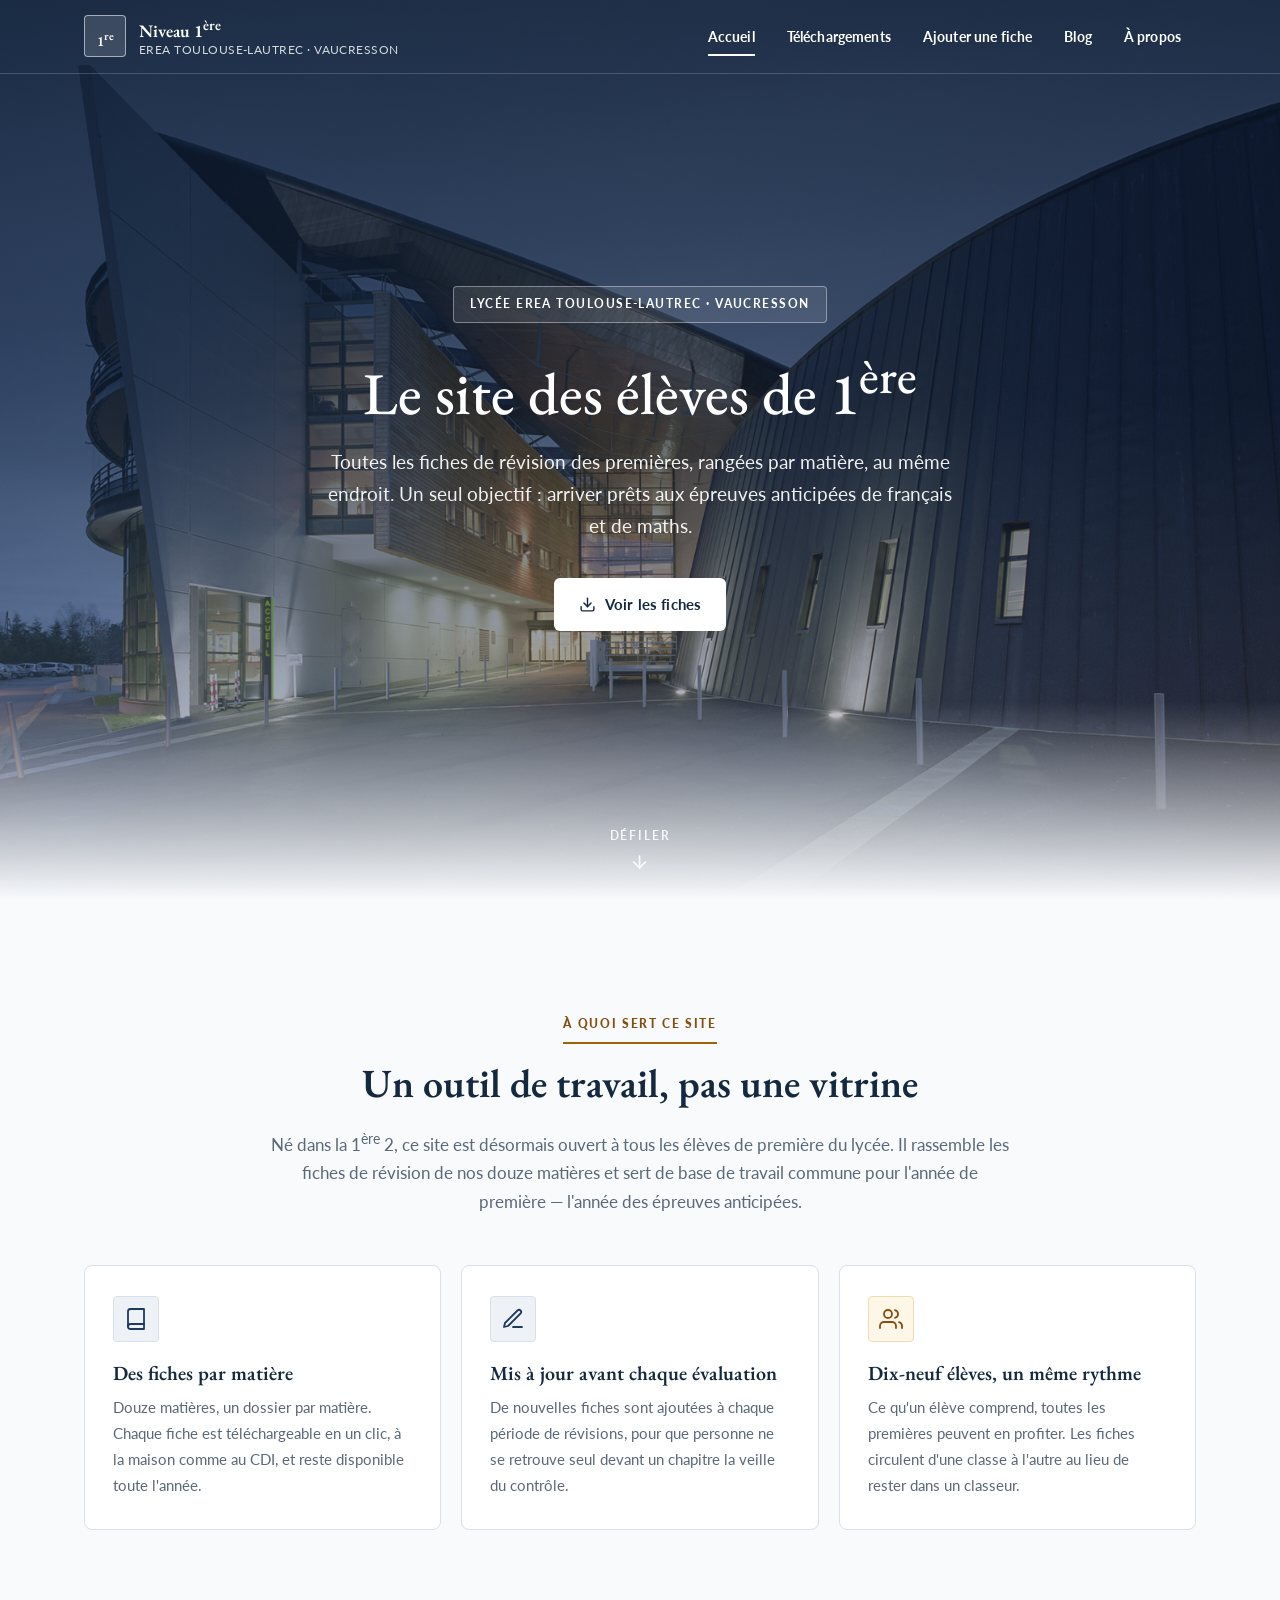
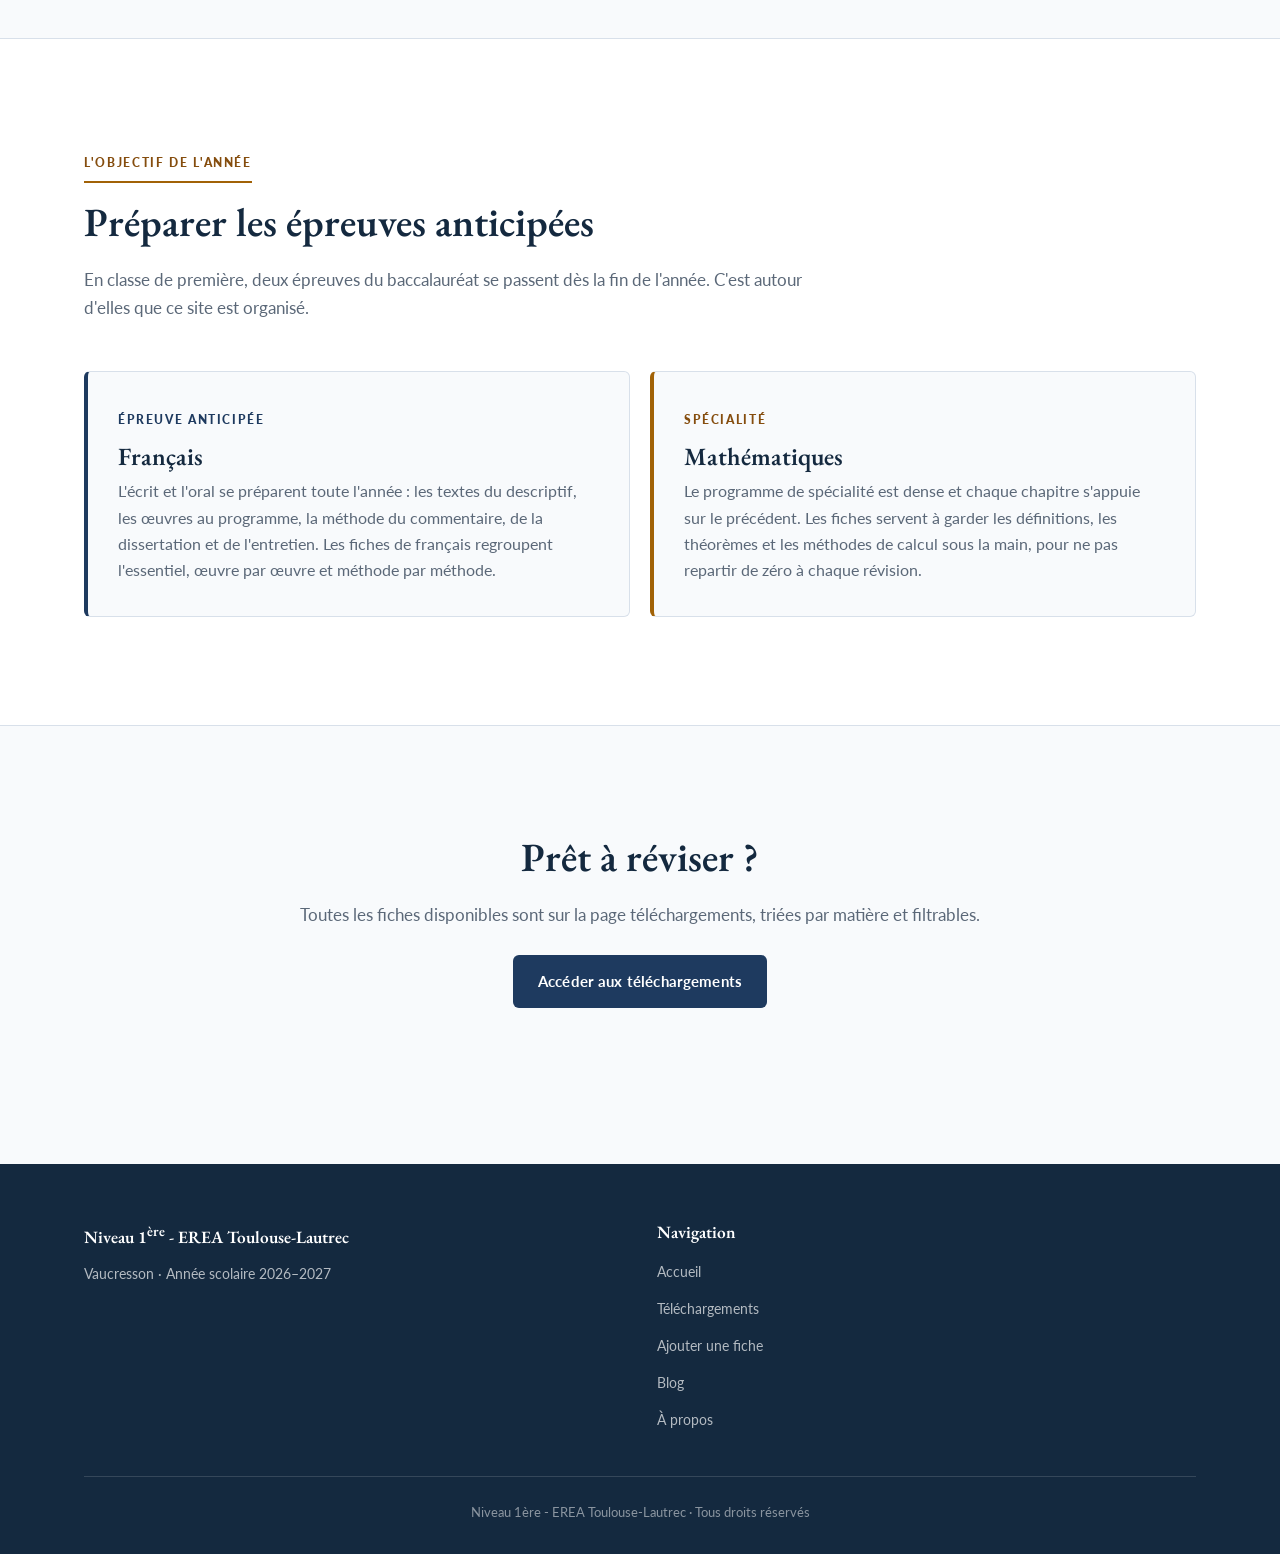
<file: index.html>
<!DOCTYPE html>
<html lang="fr">
<head>
<meta charset="utf-8">
<meta name="viewport" content="width=device-width, initial-scale=1">
<title>Niveau 1ère - EREA Toulouse-Lautrec</title>
<meta name="description" content="Le site des élèves de 1ère du lycée EREA Toulouse-Lautrec à Vaucresson : fiches de révision dans les douze matières, blog de l'année et préparation aux épreuves anticipées de français et de maths.">
<link rel="icon" href="favicon.ico?v=2" sizes="any">
<link rel="icon" type="image/png" sizes="16x16" href="images/favicon-16.png?v=2">
<link rel="icon" type="image/png" sizes="32x32" href="images/favicon-32.png?v=2">
<link rel="icon" type="image/png" sizes="48x48" href="images/favicon-48.png?v=2">
<link rel="apple-touch-icon" sizes="180x180" href="images/apple-touch-icon.png?v=2">
<script>document.documentElement.className+=" js";</script>
<link rel="stylesheet" href="css/style.css">
</head>
<body>
<a class="skip-link" href="#main">Aller au contenu principal</a>

<header class="site-header site-header--over-capable site-header--over">
  <div class="header-inner">
    <a class="brand" href="index.html">
      <span class="brand-mark" aria-hidden="true">1<sup>re</sup></span>
      <span class="brand-name">Niveau 1<sup>ère</sup><small>EREA Toulouse-Lautrec · Vaucresson</small></span>
    </a>
    <button class="nav-toggle" type="button" aria-expanded="false" aria-controls="nav" aria-label="Ouvrir le menu">
      <svg width="22" height="22" viewBox="0 0 24 24" fill="none" stroke="currentColor" stroke-width="2" stroke-linecap="round" aria-hidden="true"><path d="M3 6h18M3 12h18M3 18h18"/></svg>
    </button>
    <nav class="nav" id="nav" data-open="false" aria-label="Navigation principale">
      <ul>
        <li><a href="index.html" aria-current="page">Accueil</a></li>
        <li><a href="telechargements.html">Téléchargements</a></li>
        <li><a href="upload.html">Ajouter une fiche</a></li>
        <li><a href="blog.html">Blog</a></li>
        <li><a href="a-propos.html">À propos</a></li>
      </ul>
    </nav>
  </div>
</header>

<main id="main">

  <!-- ============ HERO ============ -->
  <section class="hero">
    <div class="hero-media">
      <img src="images/lycee.jpg" alt="Le lycée EREA Toulouse-Lautrec à Vaucresson">
    </div>
    <div class="hero-inner">
      <span class="eyebrow">Lycée EREA Toulouse-Lautrec · Vaucresson</span>
      <h1>Le site des élèves de 1<sup>ère</sup></h1>
      <p class="lead">Toutes les fiches de révision des premières, rangées par matière, au même endroit. Un seul objectif : arriver prêts aux épreuves anticipées de français et de maths.</p>
      <div class="hero-actions">
        <a class="btn btn--primary" href="telechargements.html">
          <svg width="17" height="17" viewBox="0 0 24 24" fill="none" stroke="currentColor" stroke-width="2" stroke-linecap="round" stroke-linejoin="round" aria-hidden="true"><path d="M21 15v4a2 2 0 0 1-2 2H5a2 2 0 0 1-2-2v-4"/><path d="M7 10l5 5 5-5"/><path d="M12 15V3"/></svg>
          Voir les fiches
        </a>
      </div>
    </div>
    <div class="scroll-cue" aria-hidden="true">
      <span>Défiler</span>
      <svg width="20" height="20" viewBox="0 0 24 24" fill="none" stroke="currentColor" stroke-width="2" stroke-linecap="round" stroke-linejoin="round"><path d="M12 5v14"/><path d="M19 12l-7 7-7-7"/></svg>
    </div>
  </section>

  <!-- ============ À QUOI SERT CE SITE ============ -->
  <section class="section">
    <div class="container">
      <div class="section-head section-head--center reveal">
        <span class="eyebrow-dark">À quoi sert ce site</span>
        <h2>Un outil de travail, pas une vitrine</h2>
        <p>Né dans la 1<sup>ère</sup> 2, ce site est désormais ouvert à tous les élèves de première du lycée. Il rassemble les fiches de révision de nos douze matières et sert de base de travail commune pour l'année de première — l'année des épreuves anticipées.</p>
      </div>

      <div class="grid grid--3">
        <article class="card card--hover reveal">
          <span class="icon-badge" aria-hidden="true">
            <svg width="24" height="24" viewBox="0 0 24 24" fill="none" stroke="currentColor" stroke-width="1.8" stroke-linecap="round" stroke-linejoin="round"><path d="M4 19.5A2.5 2.5 0 0 1 6.5 17H20"/><path d="M6.5 2H20v20H6.5A2.5 2.5 0 0 1 4 19.5v-15A2.5 2.5 0 0 1 6.5 2z"/></svg>
          </span>
          <h3>Des fiches par matière</h3>
          <p>Douze matières, un dossier par matière. Chaque fiche est téléchargeable en un clic, à la maison comme au CDI, et reste disponible toute l'année.</p>
        </article>

        <article class="card card--hover reveal">
          <span class="icon-badge" aria-hidden="true">
            <svg width="24" height="24" viewBox="0 0 24 24" fill="none" stroke="currentColor" stroke-width="1.8" stroke-linecap="round" stroke-linejoin="round"><path d="M12 20h9"/><path d="M16.5 3.5a2.12 2.12 0 0 1 3 3L7 19l-4 1 1-4z"/></svg>
          </span>
          <h3>Mis à jour avant chaque évaluation</h3>
          <p>De nouvelles fiches sont ajoutées à chaque période de révisions, pour que personne ne se retrouve seul devant un chapitre la veille du contrôle.</p>
        </article>

        <article class="card card--hover reveal">
          <span class="icon-badge icon-badge--accent" aria-hidden="true">
            <svg width="24" height="24" viewBox="0 0 24 24" fill="none" stroke="currentColor" stroke-width="1.8" stroke-linecap="round" stroke-linejoin="round"><path d="M17 21v-2a4 4 0 0 0-4-4H5a4 4 0 0 0-4 4v2"/><circle cx="9" cy="7" r="4"/><path d="M23 21v-2a4 4 0 0 0-3-3.87"/><path d="M16 3.13a4 4 0 0 1 0 7.75"/></svg>
          </span>
          <h3>Dix-neuf élèves, un même rythme</h3>
          <p>Ce qu'un élève comprend, toutes les premières peuvent en profiter. Les fiches circulent d'une classe à l'autre au lieu de rester dans un classeur.</p>
        </article>
      </div>
    </div>
  </section>

  <!-- ============ LES ÉPREUVES ANTICIPÉES ============ -->
  <section class="section section--muted">
    <div class="container">
      <div class="section-head reveal">
        <span class="eyebrow-dark">L'objectif de l'année</span>
        <h2>Préparer les épreuves anticipées</h2>
        <p>En classe de première, deux épreuves du baccalauréat se passent dès la fin de l'année. C'est autour d'elles que ce site est organisé.</p>
      </div>

      <div class="bc-strip">
        <article class="bc-card bc-card--fr reveal">
          <span class="bc-tag">Épreuve anticipée</span>
          <h3>Français</h3>
          <p>L'écrit et l'oral se préparent toute l'année : les textes du descriptif, les œuvres au programme, la méthode du commentaire, de la dissertation et de l'entretien. Les fiches de français regroupent l'essentiel, œuvre par œuvre et méthode par méthode.</p>
        </article>

        <article class="bc-card bc-card--maths reveal">
          <span class="bc-tag">Spécialité</span>
          <h3>Mathématiques</h3>
          <p>Le programme de spécialité est dense et chaque chapitre s'appuie sur le précédent. Les fiches servent à garder les définitions, les théorèmes et les méthodes de calcul sous la main, pour ne pas repartir de zéro à chaque révision.</p>
        </article>
      </div>
    </div>
  </section>

  <!-- ============ CTA ============ -->
  <section class="section">
    <div class="container">
      <div class="section-head section-head--center reveal">
        <h2>Prêt à réviser ?</h2>
        <p>Toutes les fiches disponibles sont sur la page téléchargements, triées par matière et filtrables.</p>
        <div class="hero-actions" style="margin-top:26px">
          <a class="btn btn--primary" href="telechargements.html">Accéder aux téléchargements</a>
        </div>
      </div>
    </div>
  </section>

</main>

<footer class="site-footer">
  <div class="container">
    <div class="footer-top">
      <div>
        <h4>Niveau 1<sup>ère</sup> - EREA Toulouse-Lautrec</h4>
        <p>Vaucresson · Année scolaire <span data-year>2026–2027</span></p>
      </div>
      <div>
        <h4>Navigation</h4>
        <ul>
          <li><a href="index.html">Accueil</a></li>
          <li><a href="telechargements.html">Téléchargements</a></li>
          <li><a href="upload.html">Ajouter une fiche</a></li>
          <li><a href="blog.html">Blog</a></li>
          <li><a href="a-propos.html">À propos</a></li>
        </ul>
      </div>
    
    </div>
    <div class="footer-bottom">
      Niveau 1ère - EREA Toulouse-Lautrec · Tous droits réservés
    </div>
  </div>
</footer>

<script src="js/main.js"></script>
</body>
</html>
</file>
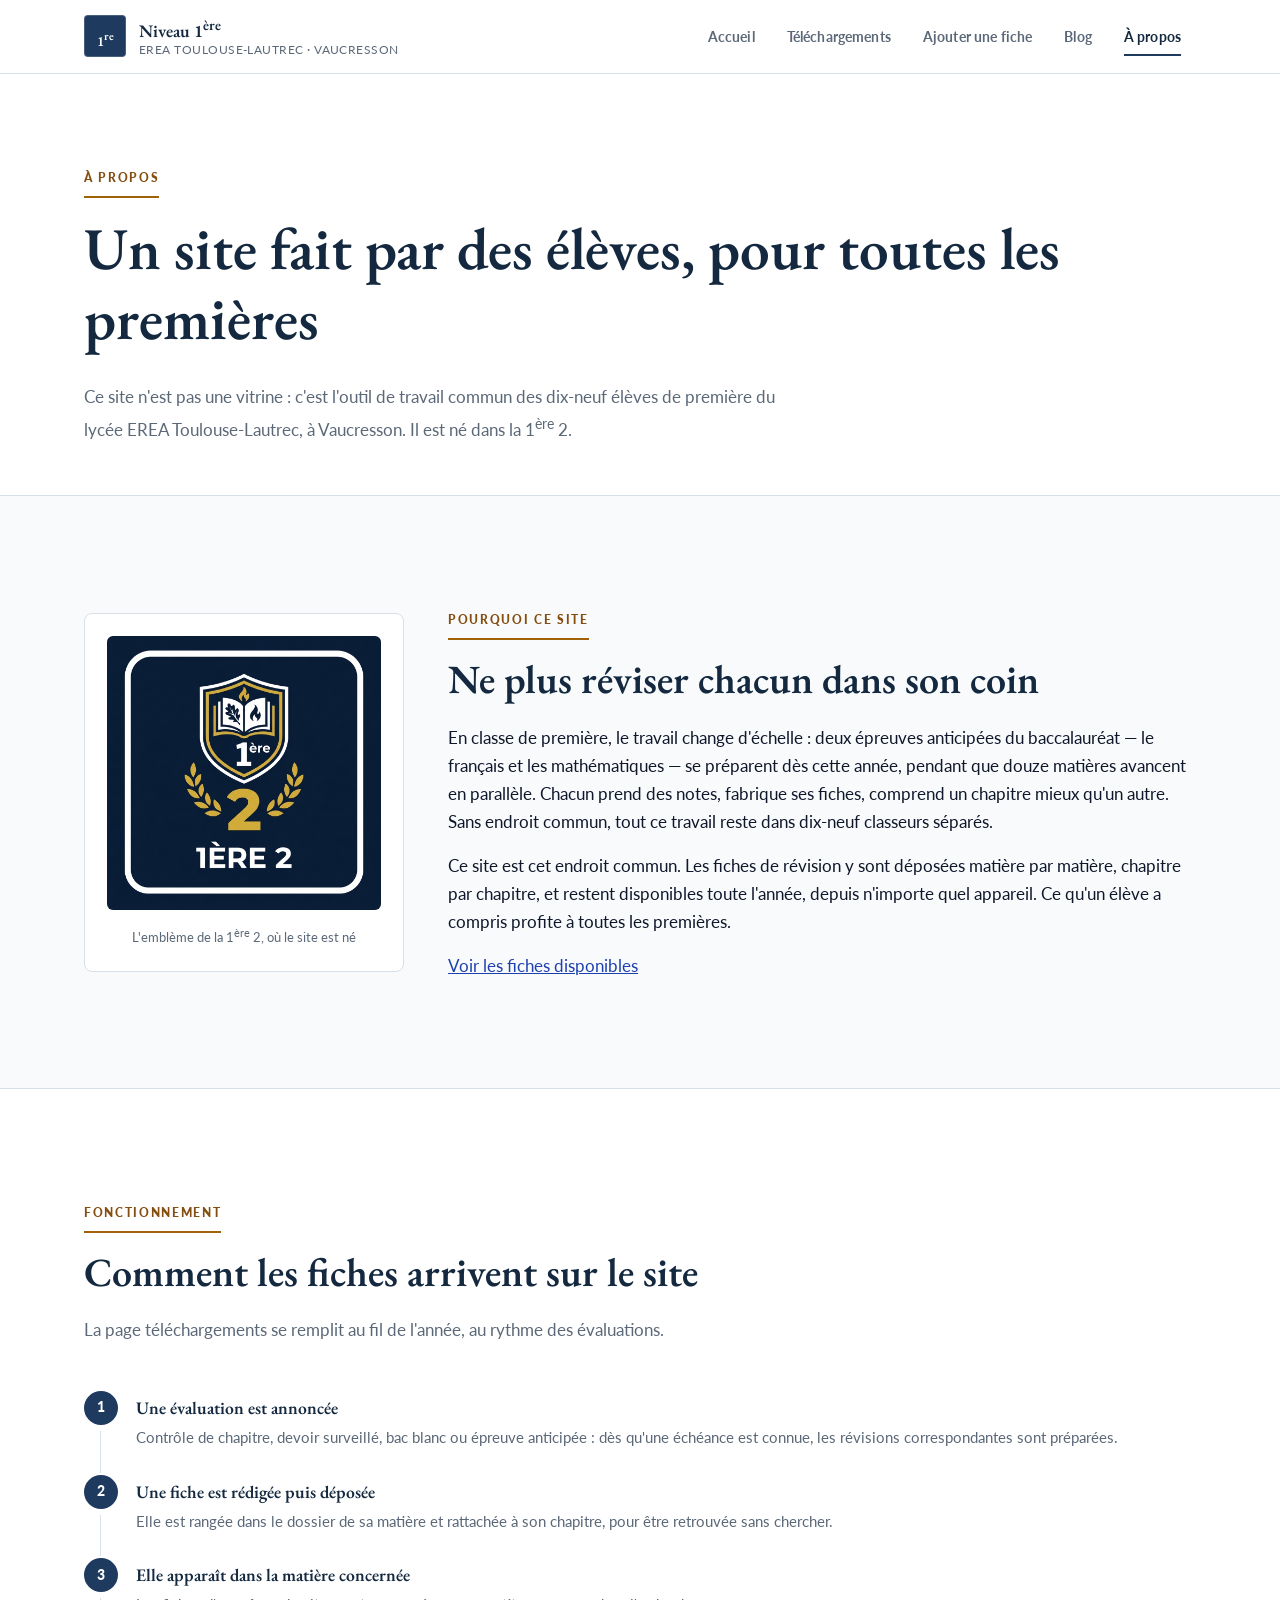
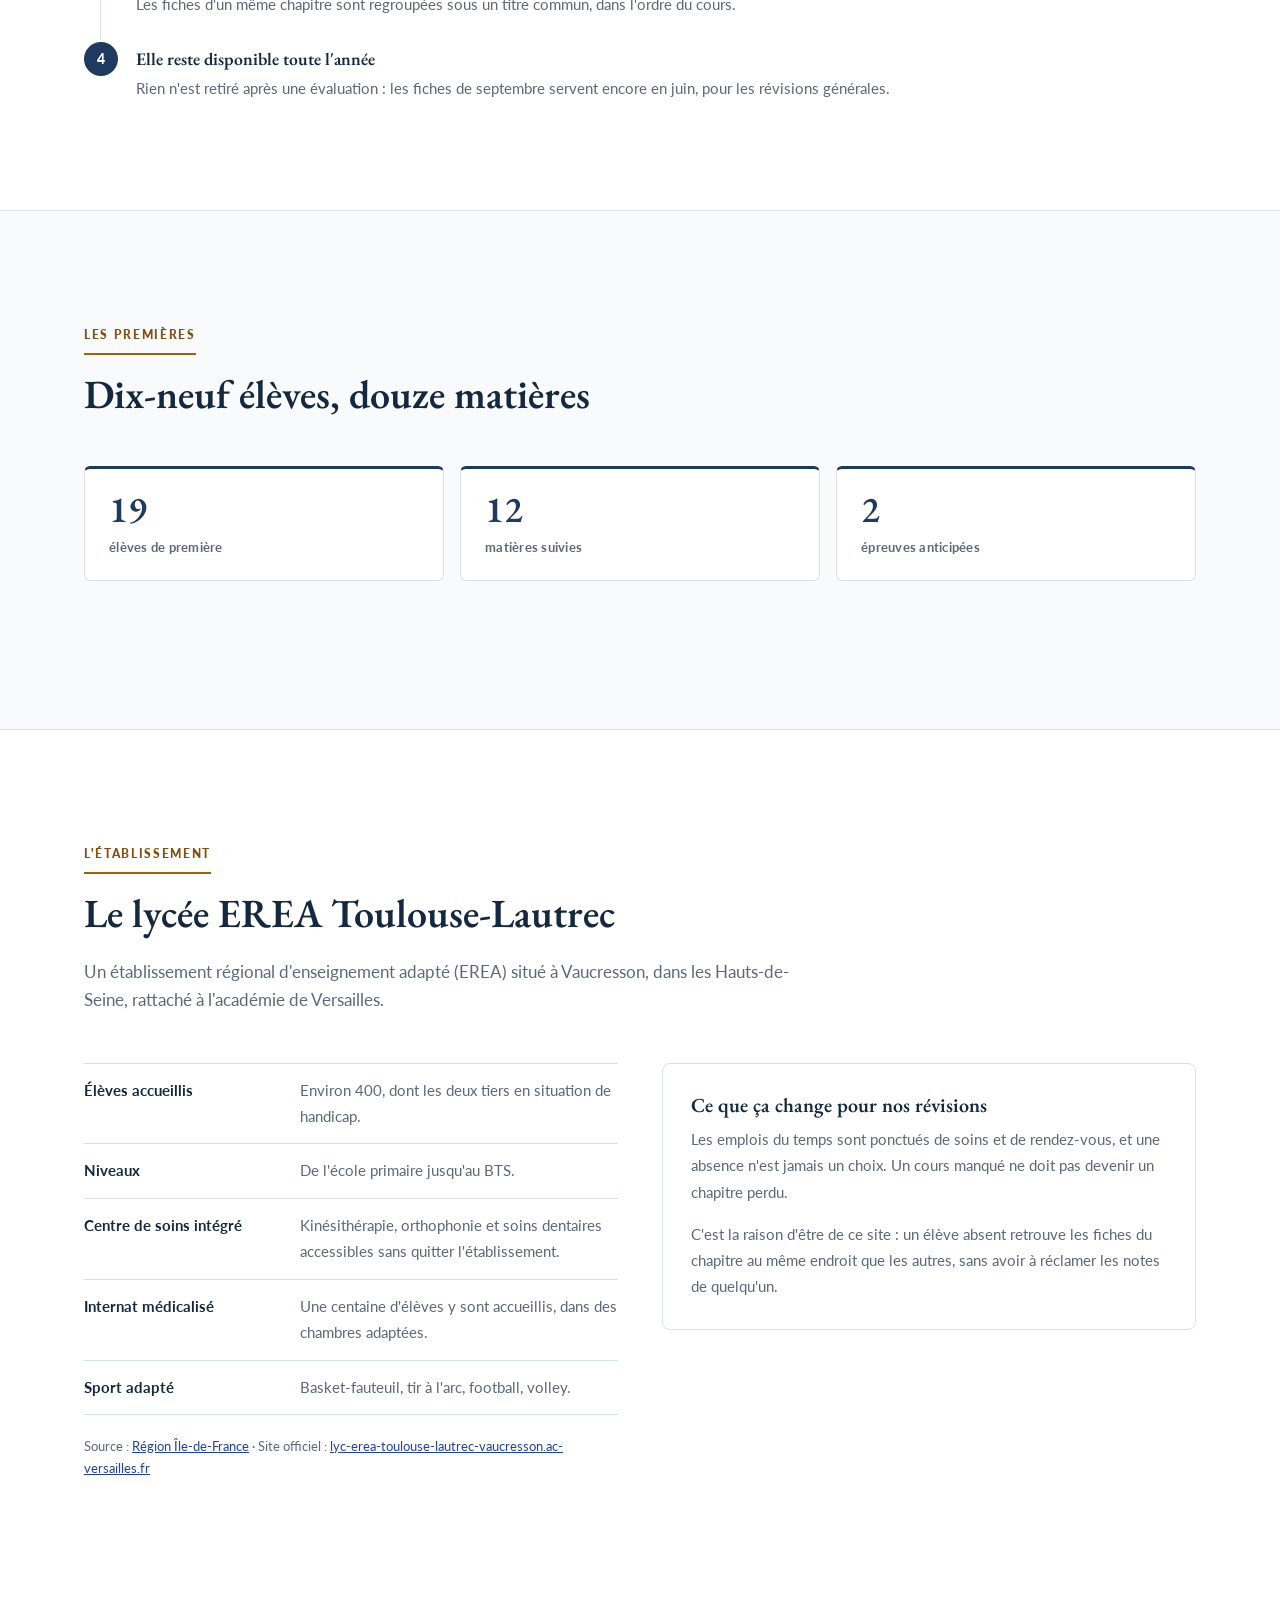
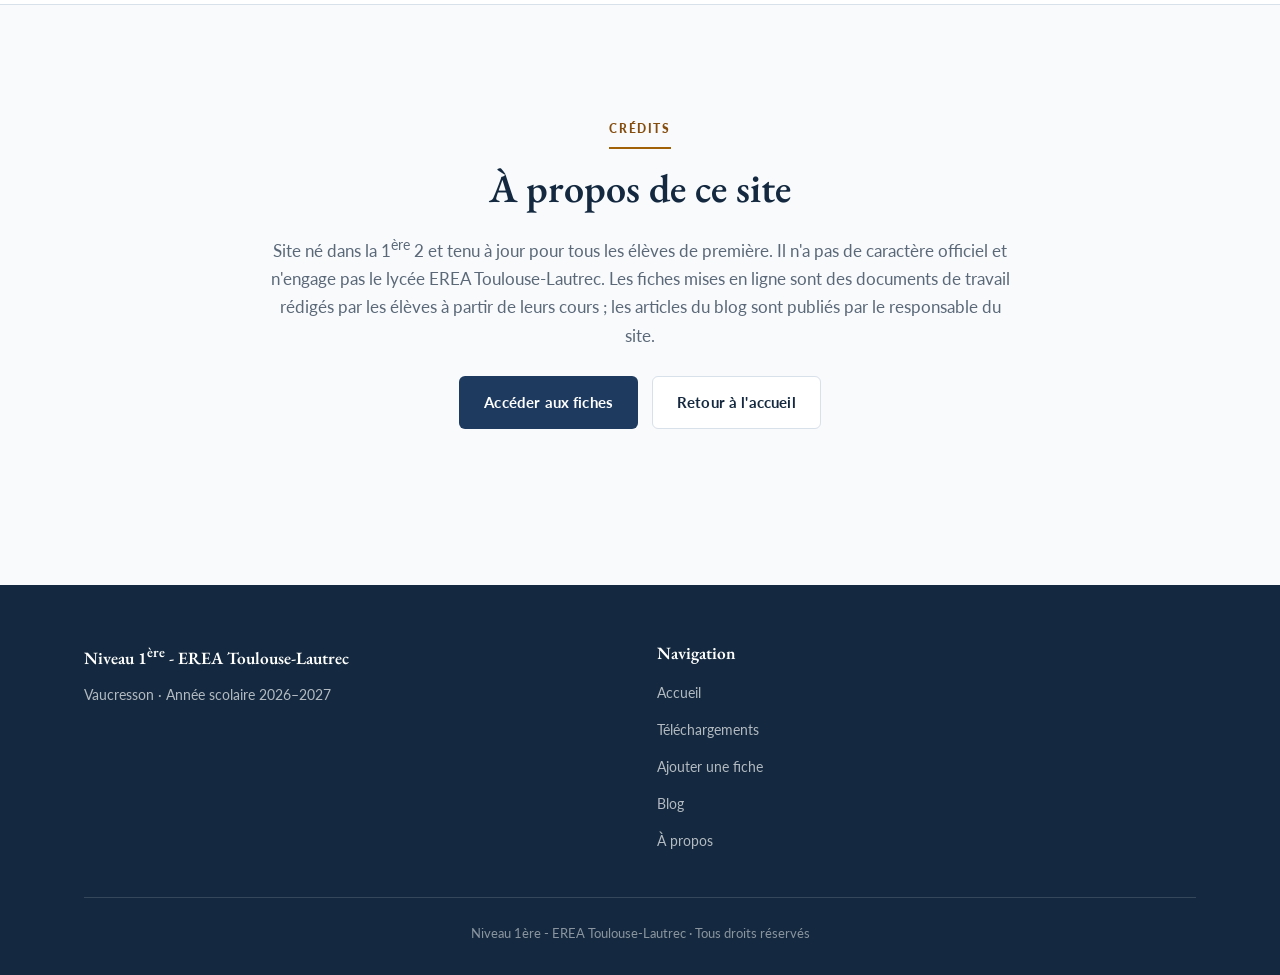
<file: a-propos.html>
<!DOCTYPE html>
<html lang="fr">
<head>
<meta charset="utf-8">
<meta name="viewport" content="width=device-width, initial-scale=1">
<title>À propos — Niveau 1ère - EREA Toulouse-Lautrec</title>
<meta name="description" content="À propos du site des élèves de 1ère du lycée EREA Toulouse-Lautrec à Vaucresson : son objectif, les premières, l'établissement et le fonctionnement des fiches de révision.">
<script>document.documentElement.className+=" js";</script>
<link rel="icon" href="favicon.ico?v=2" sizes="any">
<link rel="icon" type="image/png" sizes="16x16" href="images/favicon-16.png?v=2">
<link rel="icon" type="image/png" sizes="32x32" href="images/favicon-32.png?v=2">
<link rel="icon" type="image/png" sizes="48x48" href="images/favicon-48.png?v=2">
<link rel="apple-touch-icon" sizes="180x180" href="images/apple-touch-icon.png?v=2">
<link rel="stylesheet" href="css/style.css">
</head>
<body>
<a class="skip-link" href="#main">Aller au contenu principal</a>

<header class="site-header">
  <div class="header-inner">
    <a class="brand" href="index.html">
      <span class="brand-mark" aria-hidden="true">1<sup>re</sup></span>
      <span class="brand-name">Niveau 1<sup>ère</sup><small>EREA Toulouse-Lautrec · Vaucresson</small></span>
    </a>
    <button class="nav-toggle" type="button" aria-expanded="false" aria-controls="nav" aria-label="Ouvrir le menu">
      <svg width="22" height="22" viewBox="0 0 24 24" fill="none" stroke="currentColor" stroke-width="2" stroke-linecap="round" aria-hidden="true"><path d="M3 6h18M3 12h18M3 18h18"/></svg>
    </button>
    <nav class="nav" id="nav" data-open="false" aria-label="Navigation principale">
      <ul>
        <li><a href="index.html">Accueil</a></li>
        <li><a href="telechargements.html">Téléchargements</a></li>
        <li><a href="upload.html">Ajouter une fiche</a></li>
        <li><a href="blog.html">Blog</a></li>
        <li><a href="a-propos.html" aria-current="page">À propos</a></li>
      </ul>
    </nav>
  </div>
</header>

<main id="main">

  <section class="page-head">
    <div class="container">
      <span class="eyebrow-dark">À propos</span>
      <h1>Un site fait par des élèves, pour toutes les premières</h1>
      <p>Ce site n'est pas une vitrine : c'est l'outil de travail commun des dix-neuf élèves de première du lycée EREA Toulouse-Lautrec, à Vaucresson. Il est né dans la 1<sup>ère</sup> 2.</p>
    </div>
  </section>

  <!-- ============ L'EMBLÈME + LA RAISON D'ÊTRE ============ -->
  <section class="section">
    <div class="container">
      <div class="about-split">
        <figure class="about-emblem reveal" style="margin:0">
          <img src="images/logo-classe.png" alt="Emblème de la classe de 1ère 2 : un écusson portant un livre ouvert, une flamme et une feuille de chêne, surmontant le chiffre 2 encadré de deux branches de laurier.">
          <figcaption>L'emblème de la 1<sup>ère</sup> 2, où le site est né</figcaption>
        </figure>
        <div class="reveal">
          <span class="eyebrow-dark">Pourquoi ce site</span>
          <h2>Ne plus réviser chacun dans son coin</h2>
          <p>En classe de première, le travail change d'échelle : deux épreuves anticipées du baccalauréat — le français et les mathématiques — se préparent dès cette année, pendant que douze matières avancent en parallèle. Chacun prend des notes, fabrique ses fiches, comprend un chapitre mieux qu'un autre. Sans endroit commun, tout ce travail reste dans dix-neuf classeurs séparés.</p>
          <p>Ce site est cet endroit commun. Les fiches de révision y sont déposées matière par matière, chapitre par chapitre, et restent disponibles toute l'année, depuis n'importe quel appareil. Ce qu'un élève a compris profite à toutes les premières.</p>
          <p style="margin-bottom:0"><a href="telechargements.html">Voir les fiches disponibles</a></p>
        </div>
      </div>
    </div>
  </section>

  <!-- ============ COMMENT ÇA MARCHE ============ -->
  <section class="section section--muted">
    <div class="container">
      <div class="section-head reveal">
        <span class="eyebrow-dark">Fonctionnement</span>
        <h2>Comment les fiches arrivent sur le site</h2>
        <p>La page téléchargements se remplit au fil de l'année, au rythme des évaluations.</p>
      </div>

      <ol class="timeline reveal">
        <li>
          <strong>Une évaluation est annoncée</strong>
          <p>Contrôle de chapitre, devoir surveillé, bac blanc ou épreuve anticipée : dès qu'une échéance est connue, les révisions correspondantes sont préparées.</p>
        </li>
        <li>
          <strong>Une fiche est rédigée puis déposée</strong>
          <p>Elle est rangée dans le dossier de sa matière et rattachée à son chapitre, pour être retrouvée sans chercher.</p>
        </li>
        <li>
          <strong>Elle apparaît dans la matière concernée</strong>
          <p>Les fiches d'un même chapitre sont regroupées sous un titre commun, dans l'ordre du cours.</p>
        </li>
        <li>
          <strong>Elle reste disponible toute l'année</strong>
          <p>Rien n'est retiré après une évaluation : les fiches de septembre servent encore en juin, pour les révisions générales.</p>
        </li>
      </ol>
    </div>
  </section>

  <!-- ============ LES PREMIÈRES ============ -->
  <section class="section">
    <div class="container">
      <div class="section-head reveal">
        <span class="eyebrow-dark">Les premières</span>
        <h2>Dix-neuf élèves, douze matières</h2>
      </div>

      <div class="stat-row">
        <div class="stat reveal"><div class="num">19</div><div class="lbl">élèves de première</div></div>
        <div class="stat reveal"><div class="num">12</div><div class="lbl">matières suivies</div></div>
        <div class="stat reveal"><div class="num">2</div><div class="lbl">épreuves anticipées</div></div>
      </div>

    </div>
  </section>

  <!-- ============ LE LYCÉE ============ -->
  <section class="section section--muted">
    <div class="container">
      <div class="section-head reveal">
        <span class="eyebrow-dark">L'établissement</span>
        <h2>Le lycée EREA Toulouse-Lautrec</h2>
        <p>Un établissement régional d'enseignement adapté (EREA) situé à Vaucresson, dans les Hauts-de-Seine, rattaché à l'académie de Versailles.</p>
      </div>

      <div class="about-split" style="grid-template-columns: minmax(0,1fr) minmax(0,1fr); align-items:start">
        <div class="reveal">
          <dl class="fact-list">
            <div><dt>Élèves accueillis</dt><dd>Environ 400, dont les deux tiers en situation de handicap.</dd></div>
            <div><dt>Niveaux</dt><dd>De l'école primaire jusqu'au BTS.</dd></div>
            <div><dt>Centre de soins intégré</dt><dd>Kinésithérapie, orthophonie et soins dentaires accessibles sans quitter l'établissement.</dd></div>
            <div><dt>Internat médicalisé</dt><dd>Une centaine d'élèves y sont accueillis, dans des chambres adaptées.</dd></div>
            <div><dt>Sport adapté</dt><dd>Basket-fauteuil, tir à l'arc, football, volley.</dd></div>
          </dl>
          <p class="source-note">Source : <a href="https://www.iledefrance.fr/toutes-les-actualites/un-enseignement-adapte-pour-des-lyceens-en-situation-de-handicap" target="_blank" rel="noopener">Région Île-de-France</a> · Site officiel : <a href="https://lyc-erea-toulouse-lautrec-vaucresson.ac-versailles.fr/" target="_blank" rel="noopener">lyc-erea-toulouse-lautrec-vaucresson.ac-versailles.fr</a></p>
        </div>
        <div class="reveal">
          <article class="card">
            <h3>Ce que ça change pour nos révisions</h3>
            <p>Les emplois du temps sont ponctués de soins et de rendez-vous, et une absence n'est jamais un choix. Un cours manqué ne doit pas devenir un chapitre perdu.</p>
            <p style="margin-bottom:0">C'est la raison d'être de ce site : un élève absent retrouve les fiches du chapitre au même endroit que les autres, sans avoir à réclamer les notes de quelqu'un.</p>
          </article>
        </div>
      </div>
    </div>
  </section>

  <!-- ============ CRÉDITS ============ -->
  <section class="section">
    <div class="container">
      <div class="section-head section-head--center reveal">
        <span class="eyebrow-dark">Crédits</span>
        <h2>À propos de ce site</h2>
        <p>Site né dans la 1<sup>ère</sup> 2 et tenu à jour pour tous les élèves de première. Il n'a pas de caractère officiel et n'engage pas le lycée EREA Toulouse-Lautrec. Les fiches mises en ligne sont des documents de travail rédigés par les élèves à partir de leurs cours ; les articles du blog sont publiés par le responsable du site.</p>
        <div class="hero-actions" style="margin-top:26px">
          <a class="btn btn--primary" href="telechargements.html">Accéder aux fiches</a>
          <a class="btn btn--soft" href="index.html">Retour à l'accueil</a>
        </div>
      </div>
    </div>
  </section>

</main>

<footer class="site-footer">
  <div class="container">
    <div class="footer-top">
      <div>
        <h4>Niveau 1<sup>ère</sup> - EREA Toulouse-Lautrec</h4>
        <p>Vaucresson · Année scolaire <span data-year>2026–2027</span></p>
      </div>
      <div>
        <h4>Navigation</h4>
        <ul>
          <li><a href="index.html">Accueil</a></li>
          <li><a href="telechargements.html">Téléchargements</a></li>
          <li><a href="upload.html">Ajouter une fiche</a></li>
          <li><a href="blog.html">Blog</a></li>
          <li><a href="a-propos.html">À propos</a></li>
        </ul>
      </div>
    </div>
    <div class="footer-bottom">
      Niveau 1ère - EREA Toulouse-Lautrec · Tous droits réservés
    </div>
  </div>
</footer>

<script src="js/main.js"></script>
</body>
</html>
</file>
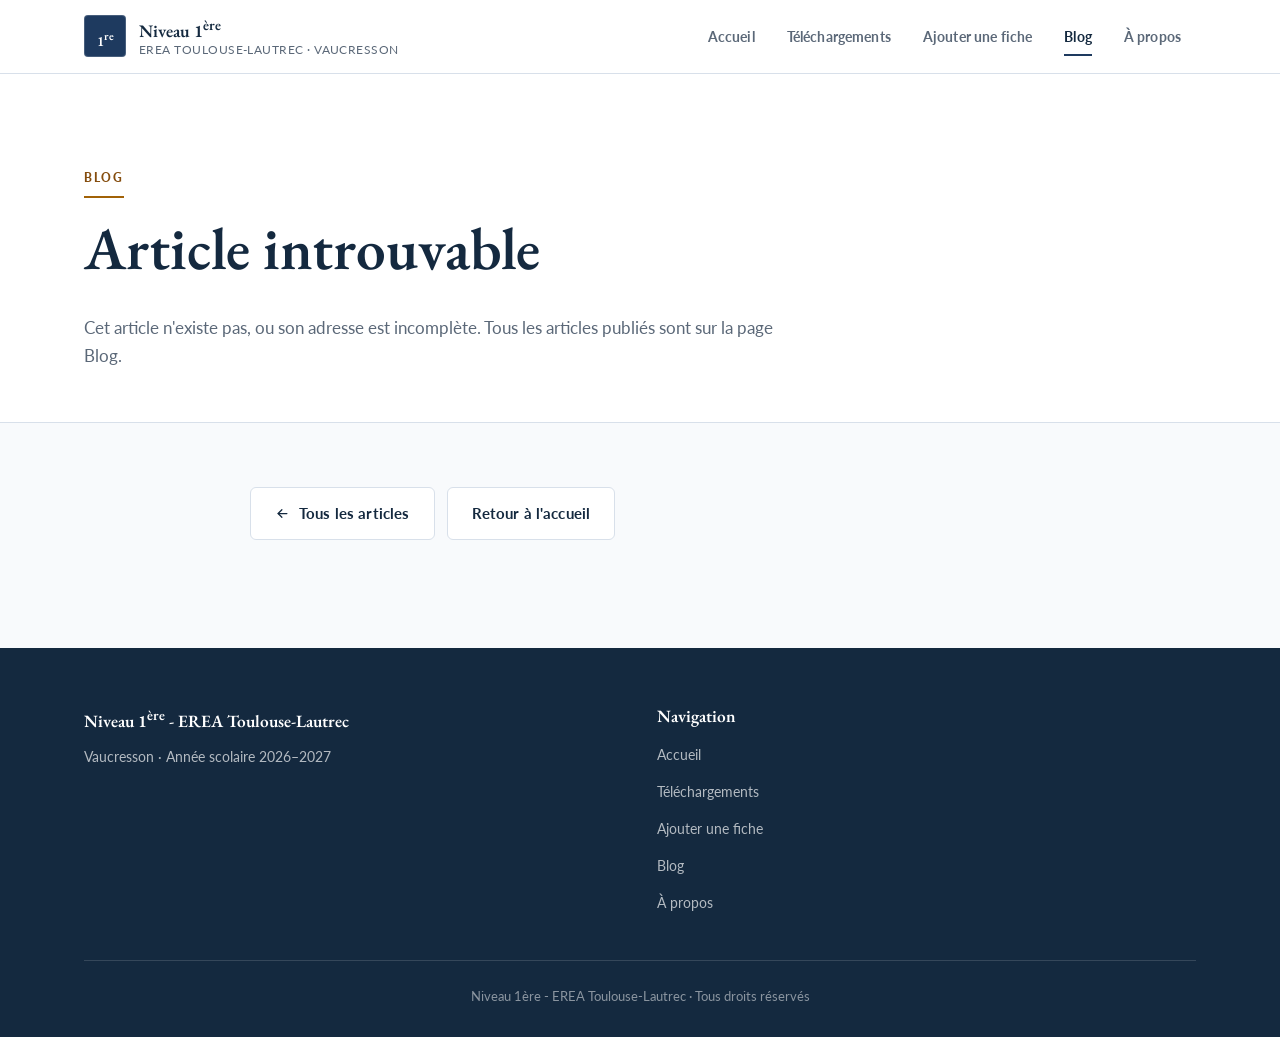
<file: article.html>
<!DOCTYPE html>
<html lang="fr">
<head>
<meta charset="utf-8">
<meta name="viewport" content="width=device-width, initial-scale=1">
<title>Article — Blog · Niveau 1ère - EREA Toulouse-Lautrec</title>
<meta name="description" content="Un article du blog des élèves de 1ère du lycée EREA Toulouse-Lautrec à Vaucresson.">
<link rel="icon" href="favicon.ico?v=2" sizes="any">
<link rel="icon" type="image/png" sizes="16x16" href="images/favicon-16.png?v=2">
<link rel="icon" type="image/png" sizes="32x32" href="images/favicon-32.png?v=2">
<link rel="icon" type="image/png" sizes="48x48" href="images/favicon-48.png?v=2">
<link rel="apple-touch-icon" sizes="180x180" href="images/apple-touch-icon.png?v=2">
<script>document.documentElement.className+=" js";</script>
<link rel="stylesheet" href="css/style.css">
</head>
<body>
<a class="skip-link" href="#main">Aller au contenu principal</a>

<header class="site-header">
  <div class="header-inner">
    <a class="brand" href="index.html">
      <span class="brand-mark" aria-hidden="true">1<sup>re</sup></span>
      <span class="brand-name">Niveau 1<sup>ère</sup><small>EREA Toulouse-Lautrec · Vaucresson</small></span>
    </a>
    <button class="nav-toggle" type="button" aria-expanded="false" aria-controls="nav" aria-label="Ouvrir le menu">
      <svg width="22" height="22" viewBox="0 0 24 24" fill="none" stroke="currentColor" stroke-width="2" stroke-linecap="round" aria-hidden="true"><path d="M3 6h18M3 12h18M3 18h18"/></svg>
    </button>
    <nav class="nav" id="nav" data-open="false" aria-label="Navigation principale">
      <ul>
        <li><a href="index.html">Accueil</a></li>
        <li><a href="telechargements.html">Téléchargements</a></li>
        <li><a href="upload.html">Ajouter une fiche</a></li>
        <li><a href="blog.html" aria-current="page">Blog</a></li>
        <li><a href="a-propos.html">À propos</a></li>
      </ul>
    </nav>
  </div>
</header>

<main id="main">

  <section class="page-head">
    <div class="container">
      <span class="eyebrow-dark" id="article-event">Blog</span>
      <h1 id="article-title">Article</h1>
      <time class="article-date" id="article-date"></time>
      <p id="article-resume"></p>
    </div>
  </section>

  <section class="section" style="padding-top:clamp(40px,5vw,64px)">
    <div class="container">
      <div class="article-wrap">

        <article class="article-body" id="article" aria-labelledby="article-title"></article>

        <noscript>
          <div class="card"><div class="empty-state"><strong>JavaScript est désactivé</strong>Active-le dans ton navigateur pour lire cet article.</div></div>
        </noscript>

        <div class="article-foot">
          <a class="btn btn--soft" href="blog.html">
            <svg width="15" height="15" viewBox="0 0 24 24" fill="none" stroke="currentColor" stroke-width="2" stroke-linecap="round" stroke-linejoin="round" aria-hidden="true"><path d="M19 12H5"/><path d="M11 18l-6-6 6-6"/></svg>
            Tous les articles
          </a>
          <a class="btn btn--soft" href="index.html">Retour à l'accueil</a>
        </div>

      </div>
    </div>
  </section>

</main>

<footer class="site-footer">
  <div class="container">
    <div class="footer-top">
      <div>
        <h4>Niveau 1<sup>ère</sup> - EREA Toulouse-Lautrec</h4>
        <p>Vaucresson · Année scolaire <span data-year>2026–2027</span></p>
      </div>
      <div>
        <h4>Navigation</h4>
        <ul>
          <li><a href="index.html">Accueil</a></li>
          <li><a href="telechargements.html">Téléchargements</a></li>
          <li><a href="upload.html">Ajouter une fiche</a></li>
          <li><a href="blog.html">Blog</a></li>
          <li><a href="a-propos.html">À propos</a></li>
        </ul>
      </div>
    </div>
    <div class="footer-bottom">
      Niveau 1ère - EREA Toulouse-Lautrec · Tous droits réservés
    </div>
  </div>
</footer>

<script src="data/articles.js"></script>
<script src="js/blog.js"></script>
<script src="js/main.js"></script>
</body>
</html>
</file>
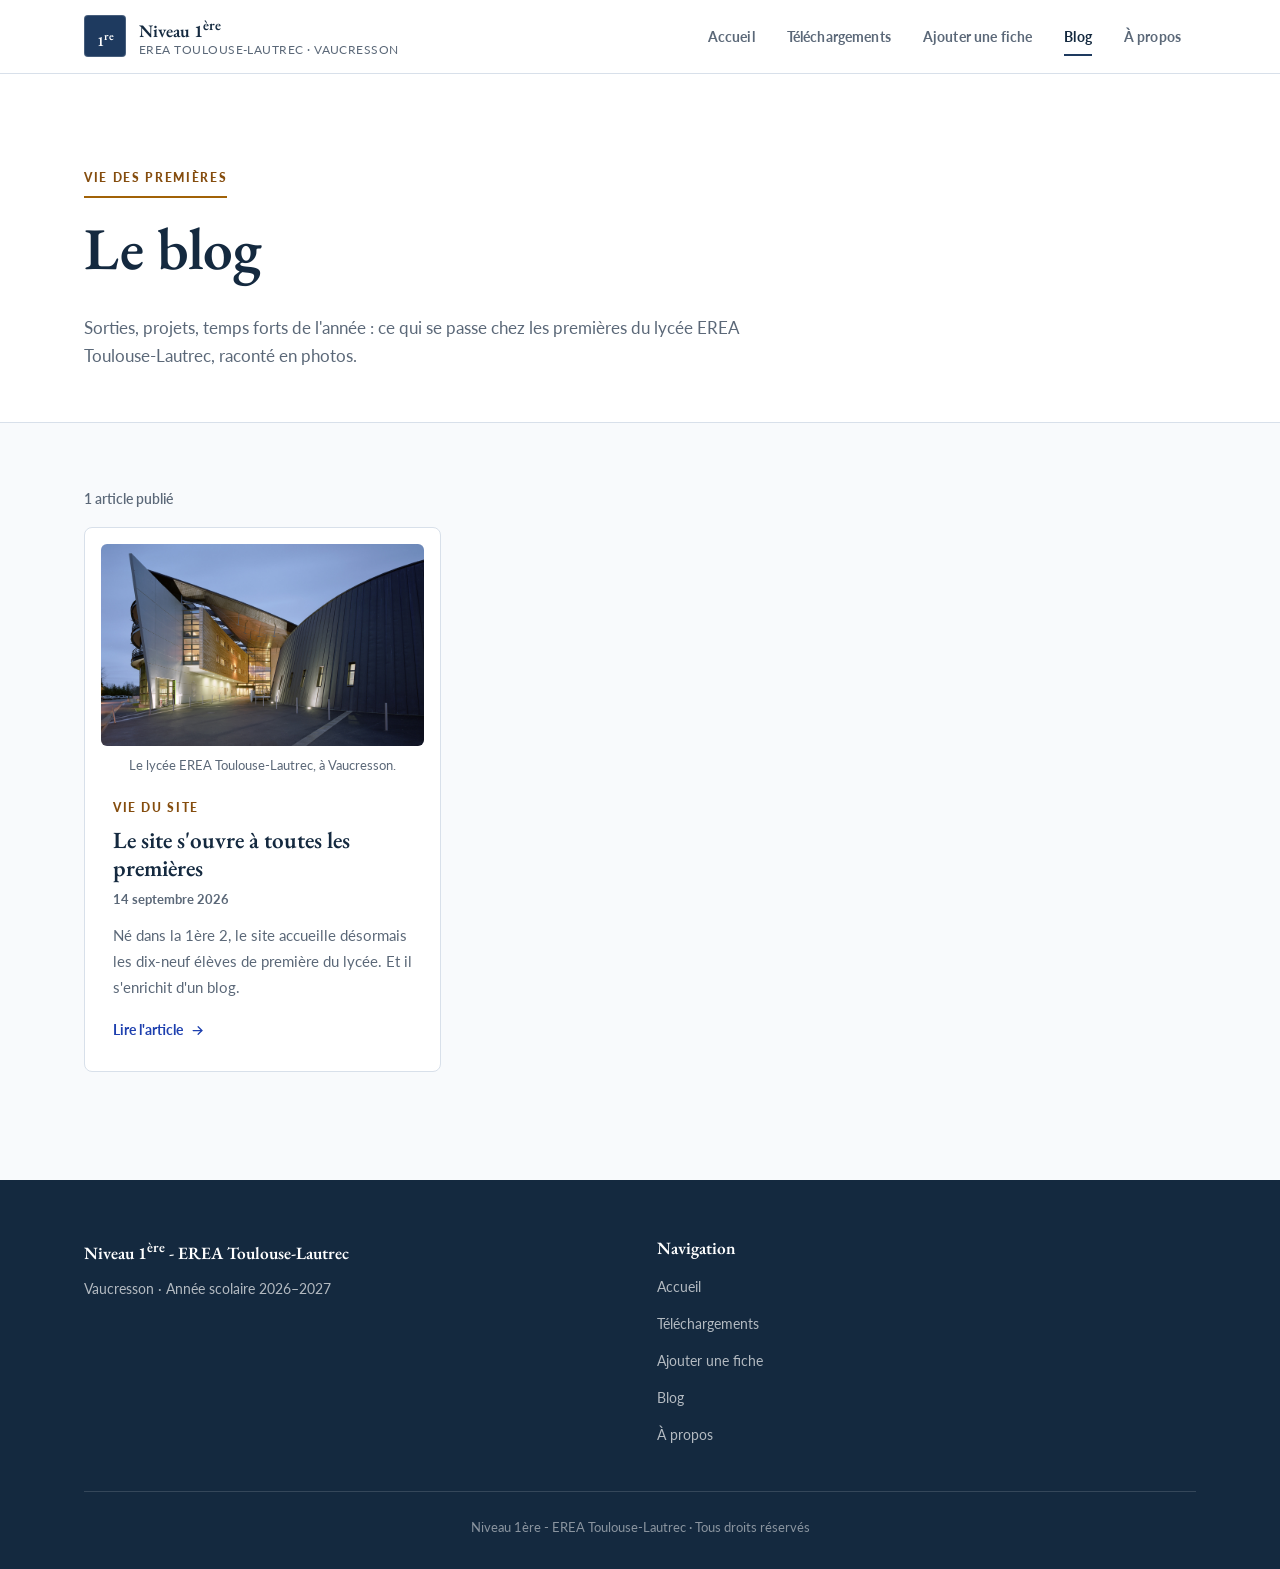
<file: blog.html>
<!DOCTYPE html>
<html lang="fr">
<head>
<meta charset="utf-8">
<meta name="viewport" content="width=device-width, initial-scale=1">
<title>Blog — Niveau 1ère - EREA Toulouse-Lautrec</title>
<meta name="description" content="Le blog des élèves de 1ère du lycée EREA Toulouse-Lautrec à Vaucresson : les temps forts de l'année, racontés en photos.">
<link rel="icon" href="favicon.ico?v=2" sizes="any">
<link rel="icon" type="image/png" sizes="16x16" href="images/favicon-16.png?v=2">
<link rel="icon" type="image/png" sizes="32x32" href="images/favicon-32.png?v=2">
<link rel="icon" type="image/png" sizes="48x48" href="images/favicon-48.png?v=2">
<link rel="apple-touch-icon" sizes="180x180" href="images/apple-touch-icon.png?v=2">
<script>document.documentElement.className+=" js";</script>
<link rel="stylesheet" href="css/style.css">
</head>
<body>
<a class="skip-link" href="#main">Aller au contenu principal</a>

<header class="site-header">
  <div class="header-inner">
    <a class="brand" href="index.html">
      <span class="brand-mark" aria-hidden="true">1<sup>re</sup></span>
      <span class="brand-name">Niveau 1<sup>ère</sup><small>EREA Toulouse-Lautrec · Vaucresson</small></span>
    </a>
    <button class="nav-toggle" type="button" aria-expanded="false" aria-controls="nav" aria-label="Ouvrir le menu">
      <svg width="22" height="22" viewBox="0 0 24 24" fill="none" stroke="currentColor" stroke-width="2" stroke-linecap="round" aria-hidden="true"><path d="M3 6h18M3 12h18M3 18h18"/></svg>
    </button>
    <nav class="nav" id="nav" data-open="false" aria-label="Navigation principale">
      <ul>
        <li><a href="index.html">Accueil</a></li>
        <li><a href="telechargements.html">Téléchargements</a></li>
        <li><a href="upload.html">Ajouter une fiche</a></li>
        <li><a href="blog.html" aria-current="page">Blog</a></li>
        <li><a href="a-propos.html">À propos</a></li>
      </ul>
    </nav>
  </div>
</header>

<main id="main">

  <section class="page-head">
    <div class="container">
      <span class="eyebrow-dark">Vie des premières</span>
      <h1>Le blog</h1>
      <p>Sorties, projets, temps forts de l'année : ce qui se passe chez les premières du lycée EREA Toulouse-Lautrec, raconté en photos.</p>
    </div>
  </section>

  <section class="section" style="padding-top:clamp(40px,5vw,64px)">
    <div class="container">

      <p class="blog-count" id="blog-count"></p>

      <div class="blog-grid" id="blog-list"></div>

      <noscript>
        <div class="card"><div class="empty-state"><strong>JavaScript est désactivé</strong>Active-le dans ton navigateur pour afficher les articles du blog.</div></div>
      </noscript>

    </div>
  </section>

</main>

<footer class="site-footer">
  <div class="container">
    <div class="footer-top">
      <div>
        <h4>Niveau 1<sup>ère</sup> - EREA Toulouse-Lautrec</h4>
        <p>Vaucresson · Année scolaire <span data-year>2026–2027</span></p>
      </div>
      <div>
        <h4>Navigation</h4>
        <ul>
          <li><a href="index.html">Accueil</a></li>
          <li><a href="telechargements.html">Téléchargements</a></li>
          <li><a href="upload.html">Ajouter une fiche</a></li>
          <li><a href="blog.html">Blog</a></li>
          <li><a href="a-propos.html">À propos</a></li>
        </ul>
      </div>
    </div>
    <div class="footer-bottom">
      Niveau 1ère - EREA Toulouse-Lautrec · Tous droits réservés
    </div>
  </div>
</footer>

<script src="data/articles.js"></script>
<script src="js/blog.js"></script>
<script src="js/main.js"></script>
</body>
</html>
</file>
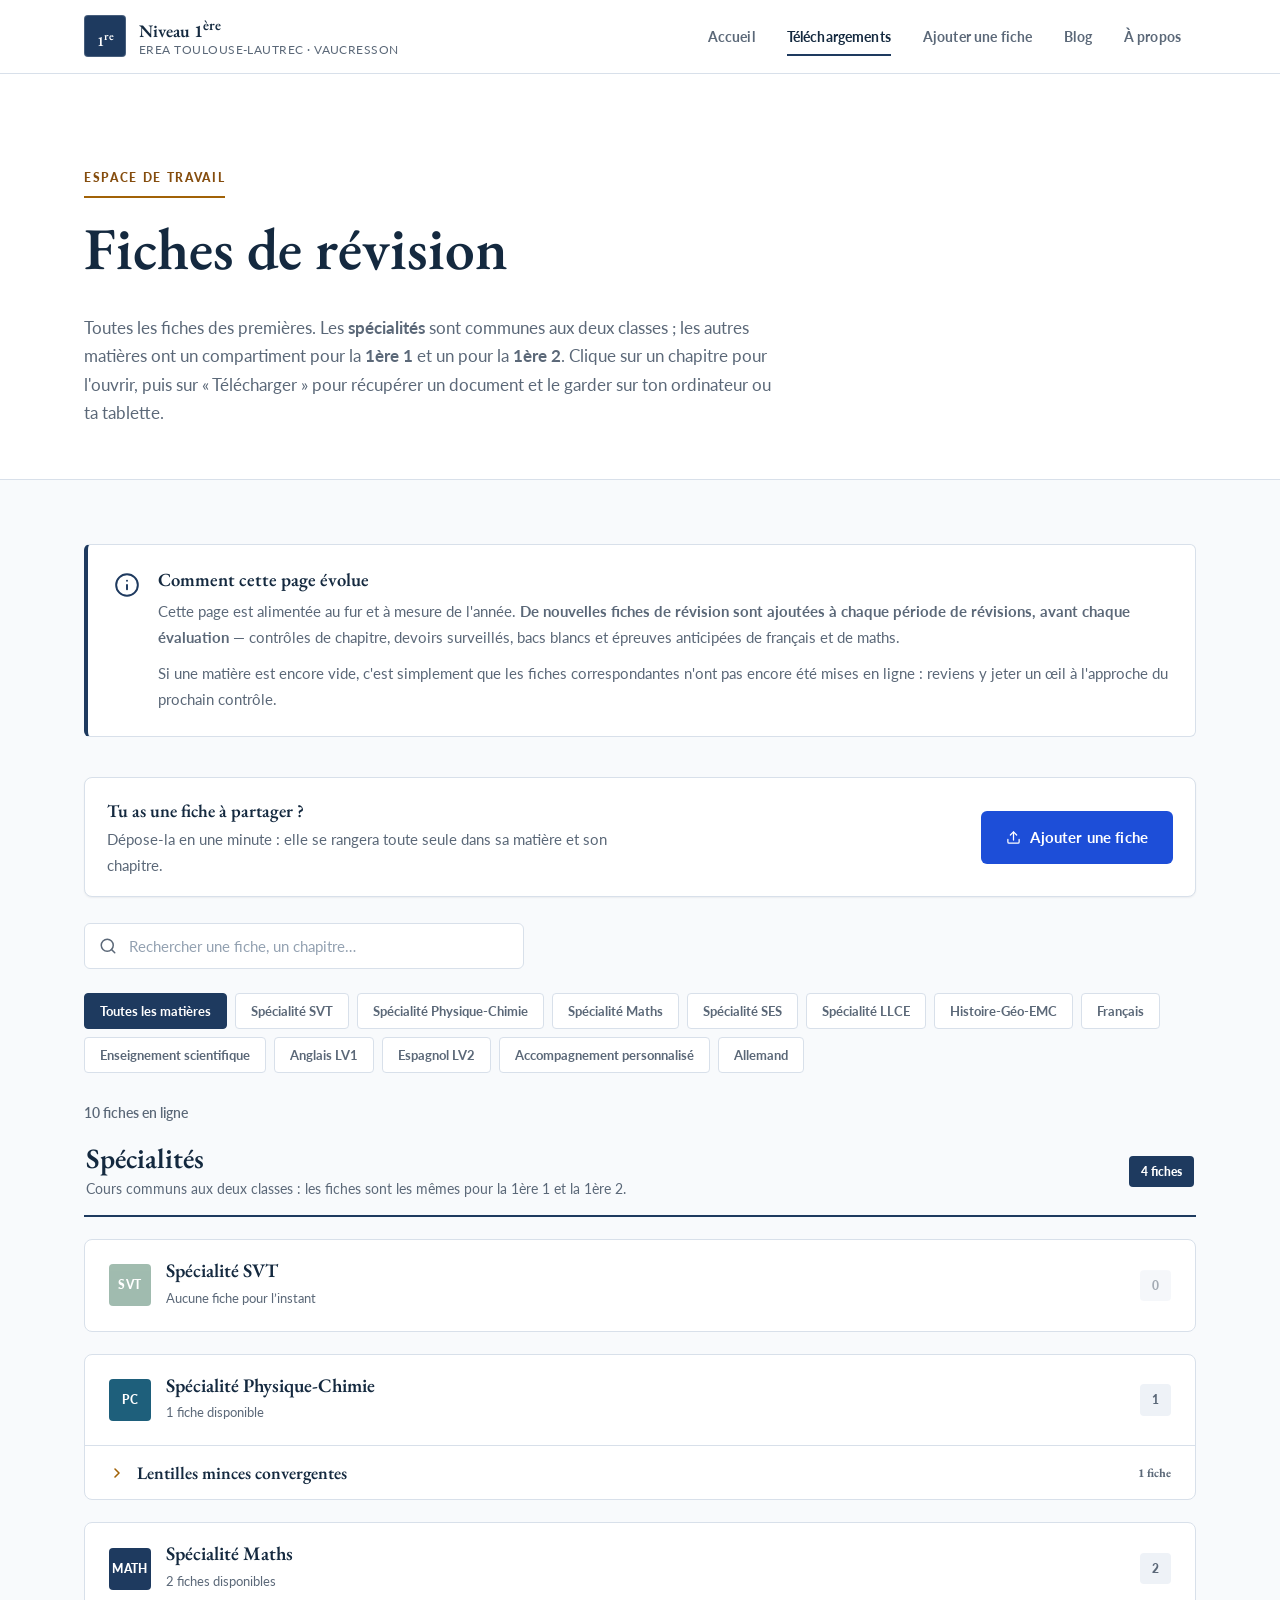
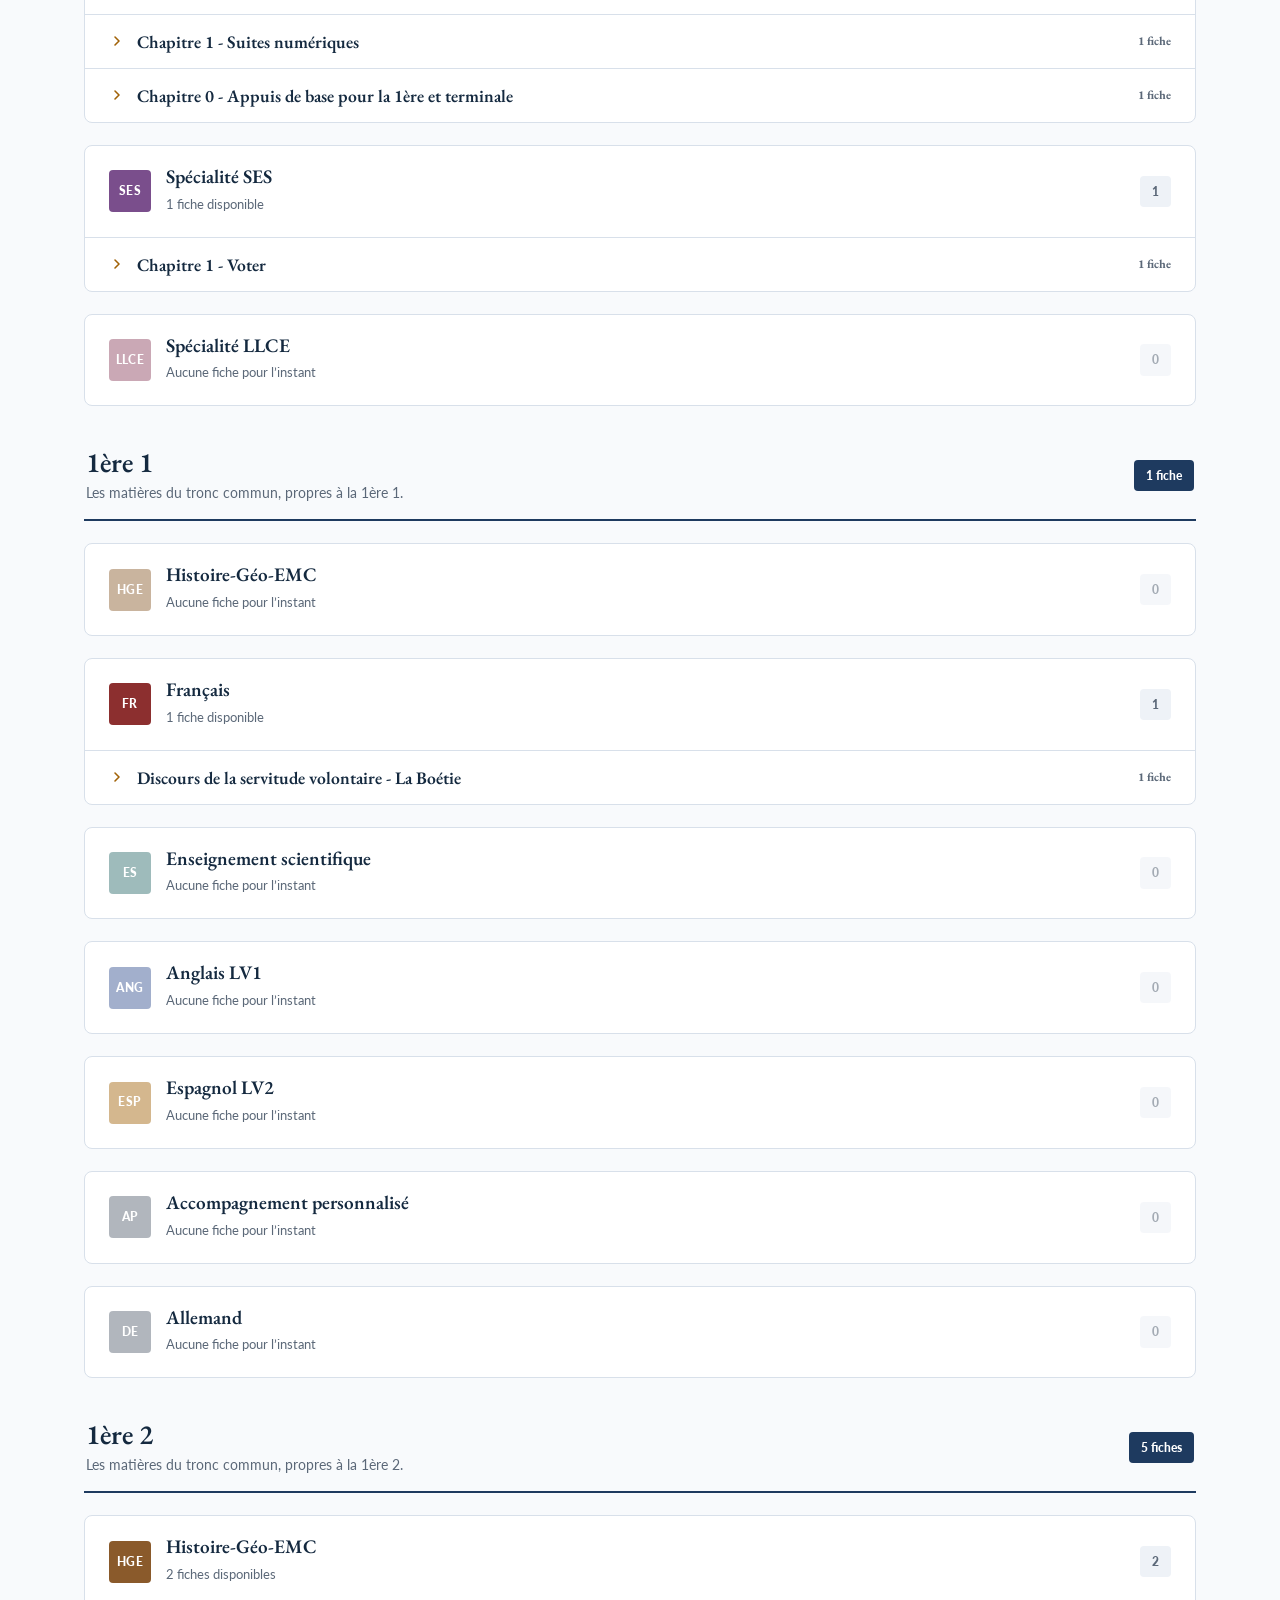
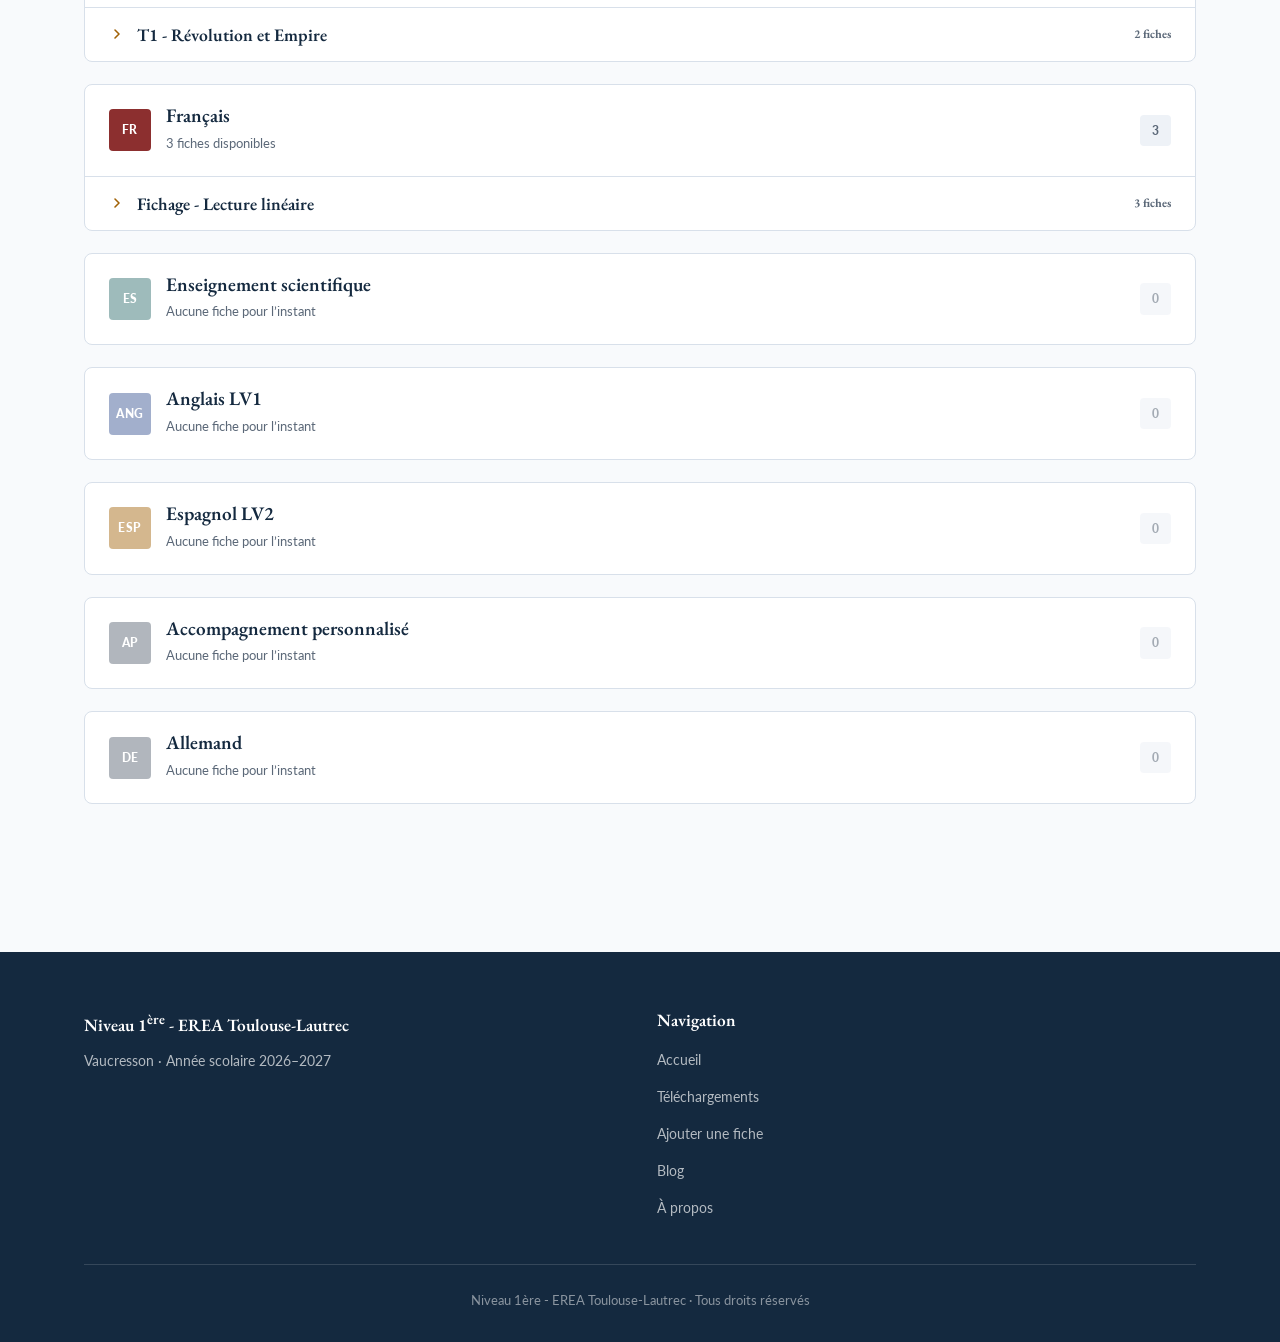
<file: telechargements.html>
<!DOCTYPE html>
<html lang="fr">
<head>
<meta charset="utf-8">
<meta name="viewport" content="width=device-width, initial-scale=1">
<title>Téléchargements — Niveau 1ère - EREA Toulouse-Lautrec</title>
<meta name="description" content="Toutes les fiches de révision des élèves de 1ère, matière par matière, à télécharger librement.">
<link rel="icon" href="favicon.ico?v=2" sizes="any">
<link rel="icon" type="image/png" sizes="16x16" href="images/favicon-16.png?v=2">
<link rel="icon" type="image/png" sizes="32x32" href="images/favicon-32.png?v=2">
<link rel="icon" type="image/png" sizes="48x48" href="images/favicon-48.png?v=2">
<link rel="apple-touch-icon" sizes="180x180" href="images/apple-touch-icon.png?v=2">
<script>document.documentElement.className+=" js";</script>
<link rel="stylesheet" href="css/style.css">
<link rel="stylesheet" href="css/upload.css">
</head>
<body>
<a class="skip-link" href="#main">Aller au contenu principal</a>

<header class="site-header">
  <div class="header-inner">
    <a class="brand" href="index.html">
      <span class="brand-mark" aria-hidden="true">1<sup>re</sup></span>
      <span class="brand-name">Niveau 1<sup>ère</sup><small>EREA Toulouse-Lautrec · Vaucresson</small></span>
    </a>
    <button class="nav-toggle" type="button" aria-expanded="false" aria-controls="nav" aria-label="Ouvrir le menu">
      <svg width="22" height="22" viewBox="0 0 24 24" fill="none" stroke="currentColor" stroke-width="2" stroke-linecap="round" aria-hidden="true"><path d="M3 6h18M3 12h18M3 18h18"/></svg>
    </button>
    <nav class="nav" id="nav" data-open="false" aria-label="Navigation principale">
      <ul>
        <li><a href="index.html">Accueil</a></li>
        <li><a href="telechargements.html" aria-current="page">Téléchargements</a></li>
        <li><a href="upload.html">Ajouter une fiche</a></li>
        <li><a href="blog.html">Blog</a></li>
        <li><a href="a-propos.html">À propos</a></li>
      </ul>
    </nav>
  </div>
</header>

<main id="main">

  <section class="page-head">
    <div class="container">
      <span class="eyebrow-dark">Espace de travail</span>
      <h1>Fiches de révision</h1>
      <p>Toutes les fiches des premières. Les <strong>spécialités</strong> sont communes aux deux classes ; les autres matières ont un compartiment pour la <strong>1ère 1</strong> et un pour la <strong>1ère 2</strong>. Clique sur un chapitre pour l'ouvrir, puis sur « Télécharger » pour récupérer un document et le garder sur ton ordinateur ou ta tablette.</p>
    </div>
  </section>

  <section class="section" style="padding-top:clamp(40px,5vw,64px)">
    <div class="container">

      <div class="notice">
        <svg width="26" height="26" viewBox="0 0 24 24" fill="none" stroke="currentColor" stroke-width="1.8" stroke-linecap="round" stroke-linejoin="round" aria-hidden="true"><circle cx="12" cy="12" r="10"/><path d="M12 16v-4"/><path d="M12 8h.01"/></svg>
        <div>
          <h3>Comment cette page évolue</h3>
          <p>Cette page est alimentée au fur et à mesure de l'année. <strong>De nouvelles fiches de révision sont ajoutées à chaque période de révisions, avant chaque évaluation</strong> — contrôles de chapitre, devoirs surveillés, bacs blancs et épreuves anticipées de français et de maths.</p>
          <p>Si une matière est encore vide, c'est simplement que les fiches correspondantes n'ont pas encore été mises en ligne : reviens y jeter un œil à l'approche du prochain contrôle.</p>
        </div>
      </div>

      <div class="page-cta">
        <p>
          <strong>Tu as une fiche à partager ?</strong>
          Dépose-la en une minute : elle se rangera toute seule dans sa matière et son chapitre.
        </p>
        <a class="btn btn--accent" href="upload.html">
          <svg width="15" height="15" viewBox="0 0 24 24" fill="none" stroke="currentColor" stroke-width="2" stroke-linecap="round" stroke-linejoin="round" aria-hidden="true"><path d="M21 15v4a2 2 0 0 1-2 2H5a2 2 0 0 1-2-2v-4"/><path d="M17 8l-5-5-5 5"/><path d="M12 3v13"/></svg>
          Ajouter une fiche
        </a>
      </div>

      <div class="search-box">
        <svg width="18" height="18" viewBox="0 0 24 24" fill="none" stroke="currentColor" stroke-width="2" stroke-linecap="round" stroke-linejoin="round" aria-hidden="true"><circle cx="11" cy="11" r="8"/><path d="M21 21l-4.35-4.35"/></svg>
        <label class="sr-only" for="search">Rechercher une fiche</label>
        <input type="search" id="search" placeholder="Rechercher une fiche, un chapitre…" autocomplete="off">
      </div>

      <div class="filters" id="filters" role="group" aria-label="Filtrer par matière"></div>

      <p style="color:var(--color-muted-fg);font-size:.9rem;font-weight:600" id="total-fiches"></p>

      <p class="index-warning" id="index-warning" role="status" hidden></p>

      <div id="subjects"></div>

    </div>
  </section>

</main>

<footer class="site-footer">
  <div class="container">
    <div class="footer-top">
      <div>
        <h4>Niveau 1<sup>ère</sup> - EREA Toulouse-Lautrec</h4>
        <p>Vaucresson · Année scolaire <span data-year>2026–2027</span></p>
      </div>
      <div>
        <h4>Navigation</h4>
        <ul>
          <li><a href="index.html">Accueil</a></li>
          <li><a href="telechargements.html">Téléchargements</a></li>
          <li><a href="upload.html">Ajouter une fiche</a></li>
          <li><a href="blog.html">Blog</a></li>
          <li><a href="a-propos.html">À propos</a></li>
        </ul>
      </div>
    </div>
    <div class="footer-bottom">
      Niveau 1ère - EREA Toulouse-Lautrec · Tous droits réservés
    </div>
  </div>
</footer>

<script src="data/fiches.js"></script>
<script src="js/main.js"></script>
<script src="js/telechargements.js"></script>
</body>
</html>
</file>
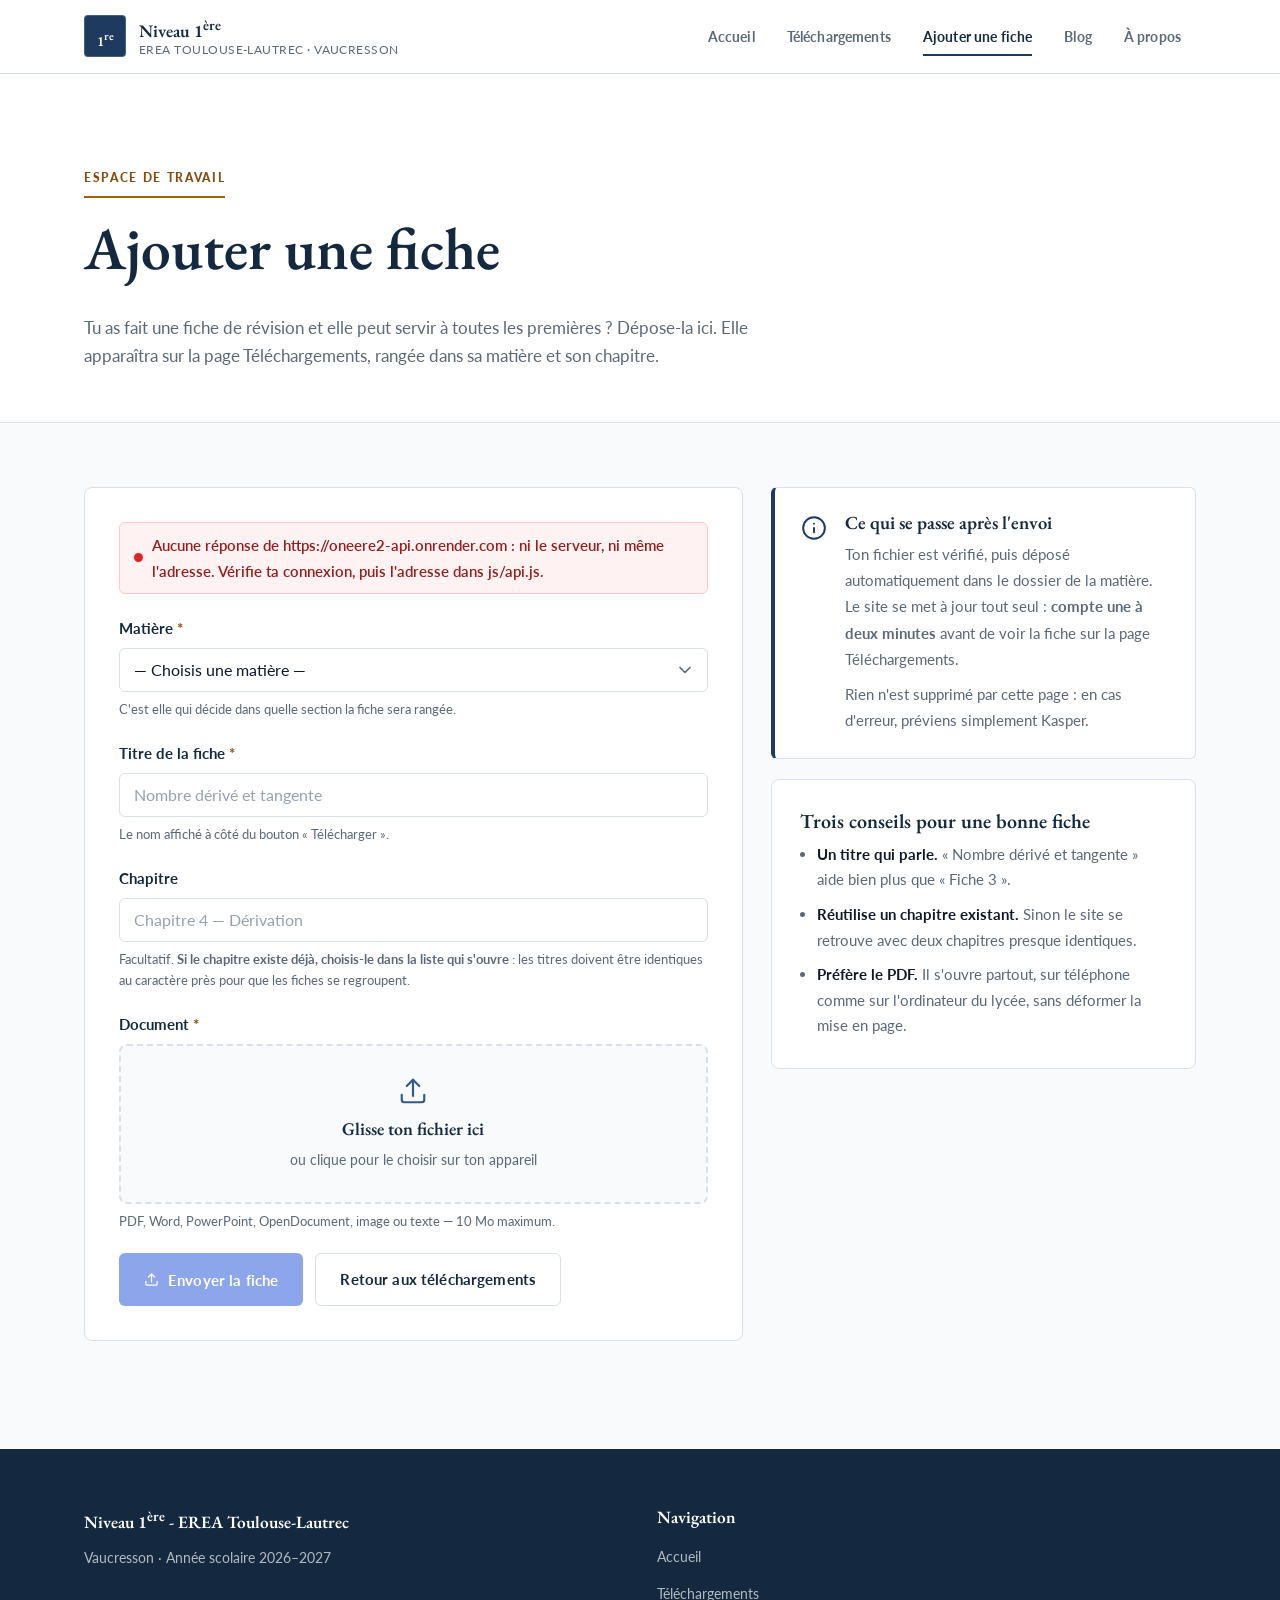
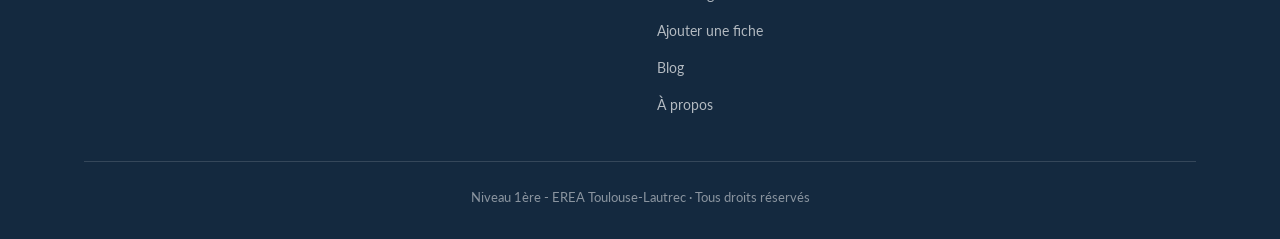
<file: upload.html>
<!DOCTYPE html>
<html lang="fr">
<head>
<meta charset="utf-8">
<meta name="viewport" content="width=device-width, initial-scale=1">
<title>Ajouter une fiche — Niveau 1ère - EREA Toulouse-Lautrec</title>
<meta name="description" content="Dépose une fiche de révision pour les élèves de 1ère : choisis la matière, le chapitre, le titre, et envoie ton document.">
<meta name="robots" content="noindex">
<link rel="icon" href="favicon.ico?v=2" sizes="any">
<link rel="icon" type="image/png" sizes="16x16" href="images/favicon-16.png?v=2">
<link rel="icon" type="image/png" sizes="32x32" href="images/favicon-32.png?v=2">
<link rel="icon" type="image/png" sizes="48x48" href="images/favicon-48.png?v=2">
<link rel="apple-touch-icon" sizes="180x180" href="images/apple-touch-icon.png?v=2">
<script>document.documentElement.className+=" js";</script>
<link rel="stylesheet" href="css/style.css">
<link rel="stylesheet" href="css/upload.css">
</head>
<body>
<a class="skip-link" href="#main">Aller au contenu principal</a>

<header class="site-header">
  <div class="header-inner">
    <a class="brand" href="index.html">
      <span class="brand-mark" aria-hidden="true">1<sup>re</sup></span>
      <span class="brand-name">Niveau 1<sup>ère</sup><small>EREA Toulouse-Lautrec · Vaucresson</small></span>
    </a>
    <button class="nav-toggle" type="button" aria-expanded="false" aria-controls="nav" aria-label="Ouvrir le menu">
      <svg width="22" height="22" viewBox="0 0 24 24" fill="none" stroke="currentColor" stroke-width="2" stroke-linecap="round" aria-hidden="true"><path d="M3 6h18M3 12h18M3 18h18"/></svg>
    </button>
    <nav class="nav" id="nav" data-open="false" aria-label="Navigation principale">
      <ul>
        <li><a href="index.html">Accueil</a></li>
        <li><a href="telechargements.html">Téléchargements</a></li>
        <li><a href="upload.html" aria-current="page">Ajouter une fiche</a></li>
        <li><a href="blog.html">Blog</a></li>
        <li><a href="a-propos.html">À propos</a></li>
      </ul>
    </nav>
  </div>
</header>

<main id="main">

  <section class="page-head">
    <div class="container">
      <span class="eyebrow-dark">Espace de travail</span>
      <h1>Ajouter une fiche</h1>
      <p>Tu as fait une fiche de révision et elle peut servir à toutes les premières&nbsp;? Dépose-la ici. Elle apparaîtra sur la page Téléchargements, rangée dans sa matière et son chapitre.</p>
    </div>
  </section>

  <section class="section" style="padding-top:clamp(40px,5vw,64px)">
    <div class="container upload-layout">

      <form class="upload-form card" id="upload-form" novalidate>

        <p class="server-state" id="server-state" data-etat="attente">
          <span class="server-dot" aria-hidden="true"></span>
          <span id="server-state-text">Connexion au serveur…</span>
        </p>

        <div class="field">
          <label for="matiere">Matière <span class="req" aria-hidden="true">*</span></label>
          <select id="matiere" name="matiere" required aria-describedby="aide-matiere">
            <option value="">— Choisis une matière —</option>
          </select>
          <small class="hint" id="aide-matiere">C'est elle qui décide dans quelle section la fiche sera rangée.</small>
          <p class="field-error" id="err-matiere" hidden></p>
        </div>

        <div class="field" id="field-classe" hidden>
          <label for="classe">Classe <span class="req" aria-hidden="true">*</span></label>
          <select id="classe" name="classe" aria-describedby="aide-classe">
            <option value="">— Choisis ta classe —</option>
          </select>
          <small class="hint" id="aide-classe">Cette matière a un compartiment par classe : la 1ère 1 et la 1ère 2 ne suivent pas le même cours. Les spécialités, elles, sont communes aux deux classes — ce choix n'y apparaît pas.</small>
          <p class="field-error" id="err-classe" hidden></p>
        </div>

        <div class="field">
          <label for="titre">Titre de la fiche <span class="req" aria-hidden="true">*</span></label>
          <input type="text" id="titre" name="titre" maxlength="120" required
                 placeholder="Nombre dérivé et tangente" autocomplete="off"
                 aria-describedby="aide-titre">
          <small class="hint" id="aide-titre">Le nom affiché à côté du bouton « Télécharger ».</small>
          <p class="field-error" id="err-titre" hidden></p>
        </div>

        <div class="field">
          <label for="chapitre">Chapitre</label>
          <input type="text" id="chapitre" name="chapitre" maxlength="120"
                 placeholder="Chapitre 4 — Dérivation" autocomplete="off"
                 list="chapitres-existants" aria-describedby="aide-chapitre">
          <datalist id="chapitres-existants"></datalist>
          <small class="hint" id="aide-chapitre">Facultatif. <strong>Si le chapitre existe déjà, choisis-le dans la liste qui s'ouvre</strong> : les titres doivent être identiques au caractère près pour que les fiches se regroupent.</small>
          <p class="field-error" id="err-chapitre" hidden></p>
        </div>

        <div class="field">
          <span class="label-like" id="label-fichier">Document <span class="req" aria-hidden="true">*</span></span>
          <div class="dropzone" id="dropzone" tabindex="0" role="button"
               aria-labelledby="label-fichier" aria-describedby="aide-fichier">
            <svg width="30" height="30" viewBox="0 0 24 24" fill="none" stroke="currentColor" stroke-width="1.7" stroke-linecap="round" stroke-linejoin="round" aria-hidden="true"><path d="M21 15v4a2 2 0 0 1-2 2H5a2 2 0 0 1-2-2v-4"/><path d="M17 8l-5-5-5 5"/><path d="M12 3v13"/></svg>
            <strong>Glisse ton fichier ici</strong>
            <span>ou clique pour le choisir sur ton appareil</span>
          </div>
          <input type="file" id="fichier" name="fichier" class="sr-only"
                 accept=".pdf,.docx,.doc,.odt,.pptx,.ppt,.odp,.xlsx,.png,.jpg,.jpeg,.webp,.md,.txt">
          <small class="hint" id="aide-fichier">PDF, Word, PowerPoint, OpenDocument, image ou texte — 10 Mo maximum.</small>
          <div class="file-chosen" id="file-chosen" hidden>
            <svg width="18" height="18" viewBox="0 0 24 24" fill="none" stroke="currentColor" stroke-width="1.8" stroke-linecap="round" stroke-linejoin="round" aria-hidden="true"><path d="M14 2H6a2 2 0 0 0-2 2v16a2 2 0 0 0 2 2h12a2 2 0 0 0 2-2V8z"/><path d="M14 2v6h6"/></svg>
            <span class="file-chosen-body">
              <span class="file-chosen-name" id="file-name"></span>
              <span class="file-chosen-size" id="file-size"></span>
            </span>
            <button type="button" class="file-remove" id="file-remove">Retirer<span class="sr-only"> le fichier choisi</span></button>
          </div>
          <p class="field-error" id="err-fichier" hidden></p>
        </div>

        <div class="field" id="field-code" hidden>
          <label for="code">Code d'accès <span class="req" aria-hidden="true">*</span></label>
          <input type="password" id="code" name="code" autocomplete="off" aria-describedby="aide-code">
          <small class="hint" id="aide-code">Le code partagé entre les premières.</small>
          <p class="field-error" id="err-code" hidden></p>
        </div>

        <!-- Piège à robots : invisible pour un humain, rempli par les machines. -->
        <div class="pot-de-miel" aria-hidden="true">
          <label for="site">Ne remplis pas ce champ</label>
          <input type="text" id="site" name="site" tabindex="-1" autocomplete="off">
        </div>

        <div class="progress" id="progress" hidden>
          <div class="progress-bar"><span id="progress-fill"></span></div>
          <span class="progress-text" id="progress-text">Envoi en cours…</span>
        </div>

        <div class="form-actions">
          <button type="submit" class="btn btn--accent" id="submit">
            <svg width="15" height="15" viewBox="0 0 24 24" fill="none" stroke="currentColor" stroke-width="2" stroke-linecap="round" stroke-linejoin="round" aria-hidden="true"><path d="M21 15v4a2 2 0 0 1-2 2H5a2 2 0 0 1-2-2v-4"/><path d="M17 8l-5-5-5 5"/><path d="M12 3v13"/></svg>
            Envoyer la fiche
          </button>
          <a class="btn btn--soft" href="telechargements.html">Retour aux téléchargements</a>
        </div>

        <p class="form-message" id="message" role="status" aria-live="polite" hidden></p>

      </form>

      <aside class="upload-aside">
        <div class="notice">
          <svg width="26" height="26" viewBox="0 0 24 24" fill="none" stroke="currentColor" stroke-width="1.8" stroke-linecap="round" stroke-linejoin="round" aria-hidden="true"><circle cx="12" cy="12" r="10"/><path d="M12 16v-4"/><path d="M12 8h.01"/></svg>
          <div>
            <h3>Ce qui se passe après l'envoi</h3>
            <p>Ton fichier est vérifié, puis déposé automatiquement dans le dossier de la matière. Le site se met à jour tout seul&nbsp;: <strong>compte une à deux minutes</strong> avant de voir la fiche sur la page Téléchargements.</p>
            <p>Rien n'est supprimé par cette page : en cas d'erreur, préviens simplement Kasper.</p>
          </div>
        </div>

        <div class="card">
          <h3>Trois conseils pour une bonne fiche</h3>
          <ul class="tips">
            <li><strong>Un titre qui parle.</strong> « Nombre dérivé et tangente » aide bien plus que « Fiche 3 ».</li>
            <li><strong>Réutilise un chapitre existant.</strong> Sinon le site se retrouve avec deux chapitres presque identiques.</li>
            <li><strong>Préfère le PDF.</strong> Il s'ouvre partout, sur téléphone comme sur l'ordinateur du lycée, sans déformer la mise en page.</li>
          </ul>
        </div>
      </aside>

    </div>
  </section>

</main>

<footer class="site-footer">
  <div class="container">
    <div class="footer-top">
      <div>
        <h4>Niveau 1<sup>ère</sup> - EREA Toulouse-Lautrec</h4>
        <p>Vaucresson · Année scolaire <span data-year>2026–2027</span></p>
      </div>
      <div>
        <h4>Navigation</h4>
        <ul>
          <li><a href="index.html">Accueil</a></li>
          <li><a href="telechargements.html">Téléchargements</a></li>
          <li><a href="upload.html">Ajouter une fiche</a></li>
          <li><a href="blog.html">Blog</a></li>
          <li><a href="a-propos.html">À propos</a></li>
        </ul>
      </div>
    </div>
    <div class="footer-bottom">
      Niveau 1ère - EREA Toulouse-Lautrec · Tous droits réservés
    </div>
  </div>
</footer>

<script src="data/fiches.js"></script>
<script src="js/main.js"></script>
<script src="js/api.js"></script>
<script src="js/upload.js"></script>
</body>
</html>
</file>
<file: css/style.css>
/* ============================================================
   Niveau 1ère - EREA Toulouse-Lautrec
   Design system : bleu marine institutionnel (#1E3A5F)
                   + bleu d'action (#1D4ED8) + ocre (#A16207)
   Typographie : EB Garamond (titres) / Lato (texte)
   ============================================================ */

@import url('https://fonts.googleapis.com/css2?family=EB+Garamond:wght@400;500;600;700&family=Lato:wght@300;400;700;900&display=swap');

:root {
  --color-primary: #1E3A5F;
  --color-primary-dark: #14293F;
  --color-primary-light: #2F5A8F;
  --color-on-primary: #FFFFFF;

  --color-action: #1D4ED8;
  --color-action-dark: #1E40AF;

  --color-accent: #A16207;
  --color-accent-dark: #854D0E;
  --color-accent-soft: #FEF6E7;
  --color-accent-border: #F0DCB4;

  --color-background: #F8FAFC;
  --color-surface: #FFFFFF;
  --color-foreground: #0F172A;
  --color-muted-fg: #5B6878;
  --color-muted: #EEF2F7;
  --color-border: #D8E0EA;
  --color-ring: #1D4ED8;

  --font-heading: 'EB Garamond', Georgia, 'Times New Roman', serif;
  --font-body: 'Lato', -apple-system, BlinkMacSystemFont, 'Segoe UI', Helvetica, Arial, sans-serif;

  --radius-sm: 4px;
  --radius: 6px;
  --radius-lg: 8px;

  --shadow-sm: 0 1px 2px rgba(15, 23, 42, .06);
  --shadow: 0 1px 3px rgba(15, 23, 42, .08), 0 6px 16px rgba(15, 23, 42, .06);
  --shadow-lg: 0 2px 6px rgba(15, 23, 42, .08), 0 16px 36px rgba(15, 23, 42, .10);

  --container: 1160px;
  --header-h: 74px;
}

/* ---------- Reset ---------- */
*, *::before, *::after { box-sizing: border-box; }
html { scroll-behavior: smooth; -webkit-text-size-adjust: 100%; }
body {
  margin: 0;
  font-family: var(--font-body);
  font-size: 16.5px;
  line-height: 1.7;
  color: var(--color-foreground);
  background: var(--color-background);
  -webkit-font-smoothing: antialiased;
}
img { max-width: 100%; display: block; }
h1, h2, h3, h4 { font-family: var(--font-heading); line-height: 1.18; margin: 0 0 .5em; font-weight: 600; color: var(--color-primary-dark); }
h1 { font-size: clamp(2.2rem, 5.5vw, 3.7rem); font-weight: 600; }
h2 { font-size: clamp(1.7rem, 3.6vw, 2.5rem); }
h3 { font-size: 1.25rem; }
p  { margin: 0 0 1rem; }
a  { color: var(--color-action-dark); }
ul { margin: 0 0 1rem; padding-left: 1.2rem; }
code { font-family: ui-monospace, SFMono-Regular, Menlo, Consolas, monospace; font-size: .9em; background: var(--color-muted); padding: 2px 6px; border-radius: 3px; }
:focus-visible { outline: 3px solid var(--color-ring); outline-offset: 2px; border-radius: 3px; }

.container { width: 100%; max-width: var(--container); margin-inline: auto; padding-inline: 24px; }
.sr-only {
  position: absolute; width: 1px; height: 1px; padding: 0; margin: -1px;
  overflow: hidden; clip: rect(0 0 0 0); white-space: nowrap; border: 0;
}
.skip-link {
  position: absolute; left: 16px; top: -60px; z-index: 200;
  background: var(--color-primary); color: #fff; padding: 10px 18px;
  border-radius: 0 0 var(--radius) var(--radius); font-weight: 700;
  transition: top .2s ease;
}
.skip-link:focus { top: 0; }

/* ---------- En-tête ---------- */
.site-header {
  position: sticky; top: 0; z-index: 100;
  height: var(--header-h);
  display: flex; align-items: center;
  background: rgba(255, 255, 255, .92);
  backdrop-filter: blur(12px);
  -webkit-backdrop-filter: blur(12px);
  border-bottom: 1px solid var(--color-border);
}
.site-header--over {
  background: transparent; border-bottom-color: rgba(255,255,255,.18);
  backdrop-filter: none; -webkit-backdrop-filter: none;
  transition: background .3s ease, border-color .3s ease;
}
.site-header--over .brand-name,
.site-header--over .nav a { color: #fff; }
.site-header--over .brand-mark { background: rgba(255,255,255,.14); border-color: rgba(255,255,255,.55); color: #fff; }
.site-header--over .nav a[aria-current="page"] { color: #fff; }
.site-header--over .nav a[aria-current="page"]::after { background: #fff; }
.site-header--over .nav-toggle { color: #fff; border-color: rgba(255,255,255,.5); }

.header-inner { width: 100%; max-width: var(--container); margin-inline: auto; padding-inline: 24px; display: flex; align-items: center; justify-content: space-between; gap: 16px; }

.brand { display: flex; align-items: center; gap: 13px; text-decoration: none; }
.brand-mark {
  width: 42px; height: 42px; flex: none; border-radius: var(--radius-sm);
  display: inline-block; text-align: center; line-height: 40px;
  background: var(--color-primary);
  color: #fff; font-family: var(--font-heading); font-weight: 600; font-size: .88rem;
  white-space: nowrap;
  border: 1px solid rgba(255,255,255,.18);
}
.brand-name { font-family: var(--font-heading); font-weight: 600; font-size: 1.1rem; color: var(--color-primary-dark); line-height: 1.15; }
.brand-name small { display: block; font-family: var(--font-body); font-weight: 400; font-size: .72rem; color: var(--color-muted-fg); letter-spacing: .04em; text-transform: uppercase; margin-top: 2px; }
.site-header--over .brand-name small { color: rgba(255,255,255,.82); }

.nav ul { display: flex; align-items: center; gap: 2px; list-style: none; margin: 0; padding: 0; }
.nav a {
  display: block; position: relative; padding: 10px 15px; border-radius: var(--radius-sm);
  text-decoration: none; color: var(--color-muted-fg); font-weight: 700; font-size: .88rem;
  letter-spacing: .01em;
  transition: color .2s ease, background-color .2s ease;
}
.nav a:hover { color: var(--color-primary-dark); background: var(--color-muted); }
.site-header--over .nav a:hover { background: rgba(255,255,255,.14); color: #fff; }
.nav a[aria-current="page"] { color: var(--color-primary-dark); }
.nav a[aria-current="page"]::after {
  content: ""; position: absolute; left: 15px; right: 15px; bottom: 2px;
  height: 2px; background: var(--color-primary);
}
.nav-toggle {
  display: none; align-items: center; justify-content: center;
  width: 44px; height: 44px; border-radius: var(--radius-sm); cursor: pointer;
  background: transparent; border: 1px solid var(--color-border); color: var(--color-foreground);
}

@media (max-width: 860px) {
  .nav-toggle { display: flex; }
  .nav {
    position: absolute; top: var(--header-h); left: 0; right: 0;
    background: var(--color-surface); border-bottom: 1px solid var(--color-border);
    box-shadow: var(--shadow); padding: 10px 16px 18px;
    display: none;
  }
  .nav[data-open="true"] { display: block; }
  .nav ul { flex-direction: column; align-items: stretch; gap: 2px; }
  .nav a { padding: 13px 14px; color: var(--color-foreground); font-size: .95rem; }
  .site-header--over .nav a { color: var(--color-foreground); }
  .nav a[aria-current="page"] { background: var(--color-muted); }
  .nav a[aria-current="page"]::after { display: none; }
}

/* ---------- Boutons ---------- */
.btn {
  display: inline-flex; align-items: center; justify-content: center; gap: 9px;
  padding: 13px 24px; border-radius: var(--radius); border: 1px solid transparent;
  font-family: var(--font-body); font-weight: 700; font-size: .92rem; letter-spacing: .01em;
  text-decoration: none; cursor: pointer;
  transition: background-color .2s ease, border-color .2s ease, color .2s ease, box-shadow .2s ease;
}
.btn svg { flex: none; }
.btn--primary { background: var(--color-primary); color: var(--color-on-primary); }
.btn--primary:hover { background: var(--color-primary-dark); }
.btn--accent { background: var(--color-action); color: #fff; }
.btn--accent:hover { background: var(--color-action-dark); }
.btn--ghost { background: rgba(255,255,255,.08); color: #fff; border-color: rgba(255,255,255,.55); }
.btn--ghost:hover { background: rgba(255,255,255,.18); }
/* sur la photo du hero, le bouton principal passe en blanc pour rester lisible */
.hero .btn--primary { background: #fff; color: var(--color-primary-dark); }
.hero .btn--primary:hover { background: #E8EDF3; }

.btn--soft { background: var(--color-surface); color: var(--color-primary-dark); border-color: var(--color-border); }
.btn--soft:hover { background: var(--color-muted); border-color: var(--color-primary-light); }
.btn[disabled], .btn--disabled { opacity: .5; pointer-events: none; }

/* ---------- Hero ---------- */
.hero { position: relative; min-height: 100vh; min-height: 100svh; display: grid; place-items: center; overflow: hidden; margin-top: calc(var(--header-h) * -1); }
.hero-media { position: absolute; inset: 0; z-index: 0; will-change: transform, opacity; }
.hero-media img { width: 100%; height: 100%; object-fit: cover; object-position: center; }
.hero-media::after {
  content: ""; position: absolute; inset: 0;
  background:
    linear-gradient(180deg, rgba(10,22,40,.72) 0%, rgba(10,22,40,.46) 44%, rgba(248,250,252,.08) 78%, var(--color-background) 100%),
    linear-gradient(120deg, rgba(30,58,95,.55), rgba(15,23,42,.25));
}
.hero-inner { position: relative; z-index: 1; text-align: center; padding: calc(var(--header-h) + 40px) 24px 96px; max-width: 880px; will-change: opacity, transform; }
.hero .eyebrow {
  display: inline-flex; align-items: center; gap: 8px;
  padding: 7px 16px; border-radius: var(--radius-sm); margin-bottom: 24px;
  background: rgba(255,255,255,.10); border: 1px solid rgba(255,255,255,.38);
  color: #fff; font-size: .76rem; font-weight: 700; letter-spacing: .12em; text-transform: uppercase;
}
.hero h1 { color: #fff; margin-bottom: .3em; font-weight: 500; }
.hero .lead { color: rgba(255,255,255,.92); font-size: clamp(1.02rem, 2vw, 1.18rem); max-width: 640px; margin-inline: auto; }
.hero-actions { display: flex; flex-wrap: wrap; gap: 14px; justify-content: center; margin-top: 36px; }
.scroll-cue {
  position: absolute; bottom: 28px; left: 50%; transform: translateX(-50%); z-index: 1;
  color: rgba(255,255,255,.88); display: flex; flex-direction: column; align-items: center; gap: 6px;
  font-size: .72rem; letter-spacing: .16em; text-transform: uppercase; font-weight: 700;
}
.scroll-cue svg { animation: bob 2.4s ease-in-out infinite; }
@keyframes bob { 0%,100% { transform: translateY(0); } 50% { transform: translateY(7px); } }

/* ---------- Sections ---------- */
.section { padding: clamp(64px, 9vw, 108px) 0; }
.section--muted { background: var(--color-surface); border-block: 1px solid var(--color-border); }
.section-head { max-width: 740px; margin-bottom: 48px; }
.section-head--center { margin-inline: auto; text-align: center; }
.eyebrow-dark {
  display: inline-block; margin-bottom: 16px; padding-bottom: 8px;
  border-bottom: 2px solid var(--color-accent);
  color: var(--color-accent-dark);
  font-size: .74rem; font-weight: 900; letter-spacing: .14em; text-transform: uppercase;
}
.section-head p { color: var(--color-muted-fg); font-size: 1.05rem; margin-bottom: 0; }

/* ---------- Bandeau de page ---------- */
.page-head { padding: clamp(54px, 7vw, 88px) 0 clamp(36px, 4vw, 54px); background: var(--color-surface); border-bottom: 1px solid var(--color-border); }
.page-head p { color: var(--color-muted-fg); max-width: 700px; font-size: 1.05rem; margin-bottom: 0; }

/* ---------- Cartes ---------- */
.grid { display: grid; gap: 20px; }
.grid--3 { grid-template-columns: repeat(auto-fit, minmax(280px, 1fr)); }
.grid--4 { grid-template-columns: repeat(auto-fit, minmax(240px, 1fr)); }

.card {
  background: var(--color-surface); border: 1px solid var(--color-border);
  border-radius: var(--radius-lg); padding: 30px 28px;
  transition: border-color .2s ease, box-shadow .2s ease;
}
.card--hover:hover { border-color: var(--color-primary-light); box-shadow: var(--shadow); }
.card h3 { margin-bottom: .45em; }
.card p:last-child { margin-bottom: 0; }
.card p { color: var(--color-muted-fg); font-size: .96rem; }

.icon-badge {
  width: 46px; height: 46px; border-radius: var(--radius-sm); display: grid; place-items: center;
  margin-bottom: 20px; color: var(--color-primary);
  background: var(--color-muted); border: 1px solid var(--color-border);
}
.icon-badge--accent { color: var(--color-accent-dark); background: var(--color-accent-soft); border-color: var(--color-accent-border); }

/* ---------- Épreuves anticipées ---------- */
.bc-strip { display: grid; gap: 20px; grid-template-columns: repeat(auto-fit, minmax(300px, 1fr)); }
.bc-card {
  position: relative; padding: 32px 30px; background: var(--color-background);
  border: 1px solid var(--color-border); border-left: 4px solid var(--color-primary);
  border-radius: var(--radius);
}
.bc-card--maths { border-left-color: var(--color-accent); }
.bc-card h3 { font-size: 1.55rem; margin-bottom: .3em; }
.bc-card p { color: var(--color-muted-fg); margin-bottom: 0; font-size: .97rem; }
.bc-card .bc-tag {
  display: inline-block; margin-bottom: 12px;
  font-size: .72rem; font-weight: 900; letter-spacing: .14em; text-transform: uppercase;
  color: var(--color-primary);
}
.bc-card--maths .bc-tag { color: var(--color-accent-dark); }

/* ---------- Page téléchargements ---------- */
.notice {
  display: flex; gap: 18px; align-items: flex-start;
  background: var(--color-surface);
  border: 1px solid var(--color-border); border-left: 4px solid var(--color-primary);
  border-radius: var(--radius); padding: 24px 26px; margin-bottom: 40px;
}
.notice svg { flex: none; color: var(--color-primary); margin-top: 3px; }
.notice h3 { margin-bottom: .4em; font-size: 1.16rem; }
.notice p { margin-bottom: .6rem; color: var(--color-muted-fg); font-size: .96rem; }
.notice p:last-child { margin-bottom: 0; }

.filters { display: flex; flex-wrap: wrap; gap: 8px; margin-bottom: 28px; }
.chip {
  padding: 9px 15px; border-radius: var(--radius-sm); cursor: pointer;
  background: var(--color-surface); border: 1px solid var(--color-border);
  color: var(--color-muted-fg); font-family: var(--font-body); font-weight: 700; font-size: .84rem;
  transition: all .18s ease;
}
.chip:hover { border-color: var(--color-primary-light); color: var(--color-primary-dark); }
.chip[aria-pressed="true"] { background: var(--color-primary); border-color: var(--color-primary); color: #fff; }

.search-box { position: relative; margin-bottom: 24px; max-width: 440px; }
.search-box svg { position: absolute; left: 15px; top: 50%; transform: translateY(-50%); color: var(--color-muted-fg); pointer-events: none; }
.search-box input {
  width: 100%; padding: 13px 16px 13px 44px; border-radius: var(--radius);
  border: 1px solid var(--color-border); background: var(--color-surface);
  font-family: var(--font-body); font-size: .95rem; color: var(--color-foreground);
}
.search-box input::placeholder { color: #93A1B1; }

.index-warning {
  margin: 0 0 22px; padding: 14px 18px;
  border: 1px solid var(--color-accent-border); border-left: 3px solid var(--color-accent);
  border-radius: var(--radius); background: var(--color-accent-soft);
  color: var(--color-accent-dark); font-size: .9rem; line-height: 1.55;
}

/* ---------- Grandes sections : Spécialités, 1ère 1, 1ère 2 ---------- */
.group { margin-bottom: 40px; }
.group-head {
  display: flex; align-items: center; gap: 16px; flex-wrap: wrap;
  padding: 0 2px 14px;
  border-bottom: 2px solid var(--color-primary);
  margin-bottom: 22px;
}
.group-head h2 { margin: 0; font-size: clamp(1.4rem, 2.4vw, 1.75rem); }
.group-head .group-sub { margin: 2px 0 0; font-size: .88rem; color: var(--color-muted-fg); }
.group-head .group-count {
  margin-left: auto; flex: none; font-size: .78rem; font-weight: 900;
  color: var(--color-on-primary); background: var(--color-primary);
  padding: 5px 12px; border-radius: var(--radius-sm);
}

.subject { margin-bottom: 22px; border: 1px solid var(--color-border); border-radius: var(--radius-lg); background: var(--color-surface); overflow: hidden; }
.subject-head { display: flex; align-items: center; gap: 15px; padding: 20px 24px; border-bottom: 1px solid var(--color-border); }
.subject-dot {
  width: 42px; height: 42px; flex: none; border-radius: var(--radius-sm);
  display: grid; place-items: center; color: #fff; font-weight: 900; font-size: .74rem;
  letter-spacing: .04em; font-family: var(--font-body);
}
.subject-head h3 { margin: 0; font-size: 1.2rem; }
.subject-head .subject-meta { font-size: .82rem; color: var(--color-muted-fg); font-weight: 400; }
.subject-count { margin-left: auto; font-size: .78rem; font-weight: 900; color: var(--color-muted-fg); background: var(--color-muted); padding: 5px 12px; border-radius: var(--radius-sm); }

/* Chapitres repliables : le titre EST le bouton, sur toute la largeur,
   pour qu'il reste facile à viser au doigt sur une tablette. */
.chapter + .chapter, .sheet-list + .chapter { border-top: 1px solid var(--color-border); }
.chapter-title-wrap { margin: 0; }
.chapter-head {
  display: flex; align-items: center; gap: 12px;
  width: 100%; padding: 15px 24px;
  border: 0; background: none; text-align: left;
  font-family: inherit; color: inherit;
  cursor: pointer; transition: background-color .18s ease;
}
.chapter-head:hover { background: var(--color-muted); }
.chapter-head:focus-visible { outline: 2px solid var(--color-ring); outline-offset: -2px; }
.chapter-chevron {
  flex: none; color: var(--color-accent);
  transition: transform .2s ease;
}
.chapter--open .chapter-chevron { transform: rotate(90deg); }
.chapter-title {
  font-family: var(--font-heading); font-size: 1.1rem;
  font-weight: 600; color: var(--color-primary-dark);
}
.chapter-head .chapter-count { margin-left: auto; flex: none; font-size: .76rem; font-weight: 700; color: var(--color-muted-fg); }
@media (prefers-reduced-motion: reduce) { .chapter-chevron { transition: none; } }

.sheet-list { list-style: none; margin: 0; padding: 0; }
.sheet {
  display: flex; align-items: center; gap: 15px; padding: 14px 24px;
  border-top: 1px solid var(--color-border); transition: background-color .18s ease;
}
.chapter .sheet-list .sheet:first-child { border-top: 1px solid var(--color-border); }
.sheet:hover { background: var(--color-muted); }
.sheet-icon { width: 36px; height: 36px; flex: none; border-radius: var(--radius-sm); display: grid; place-items: center; background: var(--color-muted); color: var(--color-primary); }
.sheet-body { min-width: 0; flex: 1; }
.sheet-title { display: block; font-weight: 700; font-size: .97rem; }
.sheet-sub { display: block; font-size: .81rem; color: var(--color-muted-fg); }
.sheet .btn { padding: 9px 17px; font-size: .84rem; }

.subject--empty { background: var(--color-surface); }
.subject--empty .subject-head { border-bottom: 0; }
.subject--empty .subject-dot { opacity: .45; }
.subject--empty .subject-count { opacity: .55; }

.empty-state { padding: 30px 24px; text-align: center; color: var(--color-muted-fg); font-size: .95rem; }
.empty-state strong { display: block; color: var(--color-foreground); font-family: var(--font-heading); font-size: 1.1rem; font-weight: 600; margin-bottom: 6px; }

/* ---------- Page élèves ---------- */
.student-grid { display: grid; gap: 20px; grid-template-columns: repeat(auto-fit, minmax(228px, 1fr)); }
.student {
  position: relative; text-align: center; padding: 32px 22px 28px;
  background: var(--color-surface); border: 1px solid var(--color-border);
  border-radius: var(--radius-lg);
  transition: border-color .2s ease, box-shadow .2s ease;
}
.student:hover { border-color: var(--color-primary-light); box-shadow: var(--shadow); }
.student-avatar {
  width: 92px; height: 92px; margin: 0 auto 18px; border-radius: 50%;
  overflow: hidden; background: var(--color-muted);
  box-shadow: 0 0 0 1px var(--color-border);
}
.student--delegate .student-avatar { box-shadow: 0 0 0 2px var(--color-accent); }
.student-avatar img { width: 100%; height: 100%; object-fit: cover; }
.student h3 { margin-bottom: .15em; font-size: 1.3rem; }
.student .role { font-size: .84rem; color: var(--color-muted-fg); margin-bottom: 0; }
.badge-delegate {
  display: inline-flex; align-items: center; gap: 6px; margin-top: 14px;
  padding: 5px 12px; border-radius: var(--radius-sm);
  background: var(--color-accent-soft); color: var(--color-accent-dark);
  font-size: .72rem; font-weight: 900; letter-spacing: .08em; text-transform: uppercase;
  border: 1px solid var(--color-accent-border);
}

.stat-row { display: grid; gap: 16px; grid-template-columns: repeat(auto-fit, minmax(180px, 1fr)); margin-bottom: 40px; }
.stat { background: var(--color-surface); border: 1px solid var(--color-border); border-top: 3px solid var(--color-primary); border-radius: var(--radius); padding: 22px 24px; }
.stat .num { font-family: var(--font-heading); font-size: 2.3rem; font-weight: 600; color: var(--color-primary); line-height: 1; }
.stat .lbl { font-size: .82rem; color: var(--color-muted-fg); font-weight: 700; margin-top: 8px; letter-spacing: .02em; }

/* ---------- Pied de page ---------- */
.site-footer { background: var(--color-primary-dark); color: rgba(255,255,255,.68); padding: 58px 0 30px; }
.footer-top { display: grid; gap: 34px; grid-template-columns: repeat(auto-fit, minmax(220px, 1fr)); padding-bottom: 34px; border-bottom: 1px solid rgba(255,255,255,.14); }
.site-footer h4 { color: #fff; font-family: var(--font-heading); font-size: 1.08rem; font-weight: 600; margin-bottom: 14px; }
.site-footer p { font-size: .9rem; margin-bottom: 0; }
.site-footer ul { list-style: none; padding: 0; margin: 0; }
.site-footer li { margin-bottom: 9px; }
.site-footer a { color: rgba(255,255,255,.68); text-decoration: none; font-size: .9rem; transition: color .2s ease; }
.site-footer a:hover { color: #fff; text-decoration: underline; }
.footer-bottom { padding-top: 24px; text-align: center; font-size: .84rem; color: rgba(255,255,255,.5); }

/* ---------- Page À propos ---------- */
.about-split {
  display: grid; gap: 44px; align-items: center;
  grid-template-columns: minmax(0, 320px) minmax(0, 1fr);
}
.about-emblem {
  padding: 22px; background: var(--color-surface);
  border: 1px solid var(--color-border); border-radius: var(--radius-lg);
}
.about-emblem img { width: 100%; border-radius: var(--radius); }
.about-emblem figcaption { margin-top: 14px; font-size: .8rem; color: var(--color-muted-fg); text-align: center; }

.fact-list { display: grid; gap: 0; margin: 0 0 1.2rem; padding: 0; }
.fact-list > div {
  display: grid; gap: 4px 26px; grid-template-columns: minmax(0, 190px) minmax(0, 1fr);
  padding: 14px 0; border-top: 1px solid var(--color-border);
}
.fact-list > div:last-child { border-bottom: 1px solid var(--color-border); }
.fact-list dt { font-weight: 700; color: var(--color-primary-dark); font-size: .92rem; }
.fact-list dd { margin: 0; color: var(--color-muted-fg); font-size: .95rem; }

.source-note { font-size: .84rem; color: var(--color-muted-fg); }
.source-note a { color: var(--color-action-dark); }

.timeline { list-style: none; margin: 0; padding: 0; counter-reset: etape; }
.timeline li {
  position: relative; padding: 0 0 26px 52px; counter-increment: etape;
}
.timeline li::before {
  content: counter(etape); position: absolute; left: 0; top: -2px;
  width: 34px; height: 34px; border-radius: 50%;
  display: grid; place-items: center;
  background: var(--color-primary); color: #fff;
  font-weight: 900; font-size: .85rem; font-family: var(--font-body);
}
.timeline li::after {
  content: ""; position: absolute; left: 16px; top: 38px; bottom: 4px; width: 1px;
  background: var(--color-border);
}
.timeline li:last-child { padding-bottom: 0; }
.timeline li:last-child::after { display: none; }
.timeline strong { display: block; font-family: var(--font-heading); font-size: 1.1rem; font-weight: 600; color: var(--color-primary-dark); margin-bottom: 2px; }
.timeline p { margin: 0; color: var(--color-muted-fg); font-size: .95rem; }

@media (max-width: 860px) {
  .about-split { grid-template-columns: 1fr; gap: 30px; }
  .about-emblem { max-width: 300px; margin-inline: auto; }
  .fact-list > div { grid-template-columns: 1fr; gap: 2px; }
}

/* ---------- Page Blog ---------- */
.blog-count { color: var(--color-muted-fg); font-size: .9rem; font-weight: 600; }
.blog-grid { display: grid; gap: 20px; grid-template-columns: repeat(auto-fill, minmax(min(100%, 320px), 1fr)); }
.blog-empty { grid-column: 1 / -1; }

.card.post-card { position: relative; display: flex; flex-direction: column; padding: 0; overflow: hidden; }
.post-card:focus-within { border-color: var(--color-primary-light); box-shadow: var(--shadow); }
.post-card-media { margin: 0; padding: 16px 16px 0; }
.post-card-media img { width: 100%; aspect-ratio: 16 / 10; object-fit: cover; border-radius: var(--radius); background: var(--color-muted); }
.post-card-media figcaption { margin-top: 10px; font-size: .8rem; color: var(--color-muted-fg); text-align: center; line-height: 1.5; }
.post-card-body { display: flex; flex-direction: column; flex: 1; padding: 22px 28px 28px; }
.post-event {
  display: inline-block; margin-bottom: 10px;
  font-size: .72rem; font-weight: 900; letter-spacing: .14em; text-transform: uppercase;
  color: var(--color-accent-dark);
}
.post-card h2 { font-size: 1.45rem; margin-bottom: .25em; }
.post-card h2 a { color: var(--color-primary-dark); text-decoration: none; }
.post-card h2 a::after { content: ""; position: absolute; inset: 0; }
.post-card h2 a:focus-visible { outline: none; }
.post-date { display: block; margin-bottom: 12px; font-size: .82rem; font-weight: 700; color: var(--color-muted-fg); }
.card.post-card p { margin-bottom: 0; }
.post-more {
  display: inline-flex; align-items: center; gap: 7px; margin-top: auto; padding-top: 18px;
  font-weight: 700; font-size: .9rem; color: var(--color-action-dark);
}
.post-more svg { transition: transform .2s ease; }
.post-card:hover .post-more svg { transform: translateX(3px); }

.article-date { display: block; margin: -2px 0 14px; font-size: .9rem; font-weight: 700; color: var(--color-muted-fg); letter-spacing: .02em; }
.article-wrap { max-width: 780px; margin-inline: auto; }
.article-body > p { font-size: 1.05rem; margin-bottom: 1.2rem; }
.article-body > h2 { font-size: clamp(1.45rem, 3vw, 1.9rem); margin: 1.6em 0 .5em; }
.article-figure {
  margin: 36px 0; padding: 22px; background: var(--color-surface);
  border: 1px solid var(--color-border); border-radius: var(--radius-lg);
}
.article-figure img { width: 100%; border-radius: var(--radius); }
.article-figure figcaption { margin-top: 14px; font-size: .8rem; color: var(--color-muted-fg); text-align: center; line-height: 1.5; }
.article-figure--cover { margin-top: 0; }
.article-gallery { display: grid; gap: 16px; grid-template-columns: repeat(auto-fit, minmax(min(100%, 240px), 1fr)); margin: 36px 0; }
.article-gallery .article-figure { margin: 0; padding: 16px; }
.article-gallery img { aspect-ratio: 4 / 3; object-fit: cover; }
.article-foot { display: flex; flex-wrap: wrap; gap: 12px; margin-top: 44px; padding-top: 28px; border-top: 1px solid var(--color-border); }
.article-body:empty ~ .article-foot { margin-top: 0; padding-top: 0; border-top: 0; }

@media (max-width: 640px) {
  .article-figure { padding: 14px; }
  .post-card-body { padding: 20px 22px 24px; }
}

/* ---------- Révélation au scroll ---------- */
.js .reveal { opacity: 0; transform: translateY(18px); transition: opacity .6s ease, transform .6s ease; }
.js .reveal.is-visible { opacity: 1; transform: none; }

/* ---------- Accessibilité : mouvement réduit ---------- */
@media (prefers-reduced-motion: reduce) {
  html { scroll-behavior: auto; }
  *, *::before, *::after { animation-duration: .001ms !important; animation-iteration-count: 1 !important; transition-duration: .001ms !important; }
  .js .reveal { opacity: 1; transform: none; }
  .hero-media { transform: none !important; opacity: 1 !important; }
}

@media (max-width: 520px) {
  /* évite que le sous-titre du logo passe sur deux lignes et déforme l'en-tête */
  .brand-name small { display: none; }
  .brand-name { font-size: 1rem; }
}

@media (max-width: 640px) {
  body { font-size: 16px; }
  .card { padding: 24px 22px; }
  .sheet { flex-wrap: wrap; padding: 14px 18px; }
  .sheet .btn { width: 100%; }
  .subject-head { padding: 18px; }
  .chapter-head { padding: 14px 18px; }
}
</file>
<file: css/upload.css>
/* ============================================================
   upload.css — page « Ajouter une fiche »
   ------------------------------------------------------------
   Uniquement les classes propres à cette page. Tout le reste
   (boutons, cartes, encadrés, en-tête, pied de page) vient de
   style.css, qui n'est pas modifié : une seule source de vérité
   pour le design du site.
   ============================================================ */

/* ---------- L'attribut hidden doit gagner ----------
   Une règle comme « .file-chosen { display: flex } » est plus forte que la
   règle par défaut du navigateur pour [hidden] : sans cette ligne, un bloc
   marqué hidden resterait affiché. */
[hidden] { display: none !important; }

/* ---------- Mise en page : formulaire + colonne d'aide ---------- */
.upload-layout {
  display: grid;
  grid-template-columns: minmax(0, 1.55fr) minmax(0, 1fr);
  gap: 28px;
  align-items: start;
}
@media (max-width: 900px) {
  .upload-layout { grid-template-columns: 1fr; }
}

.upload-form { padding: clamp(22px, 3vw, 34px); }
.upload-aside { display: grid; gap: 20px; }
.upload-aside .notice { margin-bottom: 0; }

/* ---------- État du serveur ---------- */
.server-state {
  display: flex; align-items: center; gap: 9px;
  margin: 0 0 22px; padding: 9px 14px;
  border: 1px solid var(--color-border); border-radius: var(--radius);
  background: var(--color-muted);
  font-size: .85rem; font-weight: 600; color: var(--color-muted-fg);
}
.server-dot { width: 9px; height: 9px; border-radius: 50%; flex: none; background: #94A3B8; }
.server-state[data-etat="attente"] .server-dot { animation: pulse-dot 1.2s ease-in-out infinite; }
.server-state[data-etat="pret"] { background: #F0FDF4; border-color: #BBF7D0; color: #166534; }
.server-state[data-etat="pret"] .server-dot { background: #16A34A; }
.server-state[data-etat="panne"] { background: #FEF2F2; border-color: #FECACA; color: #991B1B; }
.server-state[data-etat="panne"] .server-dot { background: #DC2626; }

@keyframes pulse-dot { 0%, 100% { opacity: .3; } 50% { opacity: 1; } }
@media (prefers-reduced-motion: reduce) {
  .server-state[data-etat="attente"] .server-dot { animation: none; }
}

/* ---------- Champs ---------- */
.field { margin-bottom: 22px; }
.field > label,
.field > .label-like {
  display: block; margin-bottom: 7px;
  font-weight: 700; font-size: .92rem; color: var(--color-primary-dark);
}
.req { color: var(--color-accent-dark); }

.field input[type="text"],
.field input[type="password"],
.field select {
  width: 100%;
  padding: 12px 14px;
  font-family: var(--font-body); font-size: .97rem; color: var(--color-foreground);
  background: var(--color-surface);
  border: 1px solid var(--color-border); border-radius: var(--radius);
  transition: border-color .2s ease, box-shadow .2s ease;
}
.field select {
  appearance: none; -webkit-appearance: none;
  background-image: url("data:image/svg+xml,%3Csvg xmlns='http://www.w3.org/2000/svg' width='20' height='20' viewBox='0 0 24 24' fill='none' stroke='%235B6878' stroke-width='2' stroke-linecap='round' stroke-linejoin='round'%3E%3Cpath d='M6 9l6 6 6-6'/%3E%3C/svg%3E");
  background-repeat: no-repeat; background-position: right 12px center;
  padding-right: 42px;
}
.field input:focus, .field select:focus {
  outline: none;
  border-color: var(--color-action);
  box-shadow: 0 0 0 3px rgba(29, 78, 216, .16);
}
.field input::placeholder { color: #93A1B1; }

.hint { display: block; margin-top: 7px; font-size: .84rem; color: var(--color-muted-fg); line-height: 1.5; }

.field-error {
  margin: 8px 0 0; padding-left: 22px; position: relative;
  font-size: .85rem; font-weight: 600; color: #B91C1C;
}
.field-error::before {
  content: "!"; position: absolute; left: 0; top: 1px;
  width: 15px; height: 15px; border-radius: 50%;
  background: #B91C1C; color: #fff;
  font-size: .68rem; line-height: 15px; text-align: center;
}
.field--erreur input, .field--erreur select { border-color: #DC2626; }

/* ---------- Zone de dépôt ---------- */
.dropzone {
  display: grid; justify-items: center; gap: 4px;
  padding: 30px 20px; text-align: center; cursor: pointer;
  border: 2px dashed var(--color-border); border-radius: var(--radius-lg);
  background: var(--color-background); color: var(--color-muted-fg);
  transition: border-color .2s ease, background-color .2s ease, color .2s ease;
}
.dropzone svg { color: var(--color-primary-light); margin-bottom: 4px; }
.dropzone strong { font-family: var(--font-heading); font-size: 1.12rem; color: var(--color-primary-dark); font-weight: 600; }
.dropzone span { font-size: .88rem; }
.dropzone:hover, .dropzone:focus-visible {
  border-color: var(--color-action); background: #F4F7FD; color: var(--color-primary-dark);
}
.dropzone[data-survol="true"] { border-color: var(--color-action); background: #EAF0FC; border-style: solid; }

/* ---------- Fichier choisi ---------- */
.file-chosen {
  display: flex; align-items: center; gap: 12px;
  margin-top: 12px; padding: 12px 14px;
  border: 1px solid var(--color-accent-border); border-radius: var(--radius);
  background: var(--color-accent-soft);
}
.file-chosen svg { flex: none; color: var(--color-accent-dark); }
.file-chosen-body { display: grid; min-width: 0; flex: 1; }
.file-chosen-name {
  font-weight: 700; font-size: .92rem; color: var(--color-foreground);
  overflow: hidden; text-overflow: ellipsis; white-space: nowrap;
}
.file-chosen-size { font-size: .82rem; color: var(--color-muted-fg); }
.file-remove {
  flex: none; padding: 6px 12px; cursor: pointer;
  font-family: var(--font-body); font-size: .82rem; font-weight: 700;
  color: var(--color-accent-dark); background: transparent;
  border: 1px solid var(--color-accent-border); border-radius: var(--radius-sm);
}
.file-remove:hover { background: #fff; }

/* ---------- Piège à robots : invisible, mais pas display:none ---------- */
.pot-de-miel { position: absolute; left: -9999px; width: 1px; height: 1px; overflow: hidden; }

/* ---------- Progression ---------- */
.progress { margin-bottom: 20px; }
.progress-bar {
  height: 8px; border-radius: 99px; overflow: hidden;
  background: var(--color-muted); border: 1px solid var(--color-border);
}
.progress-bar span {
  display: block; height: 100%; width: 0%;
  background: var(--color-action); border-radius: 99px;
  transition: width .25s ease;
}
.progress-text { display: block; margin-top: 7px; font-size: .84rem; font-weight: 600; color: var(--color-muted-fg); }

/* ---------- Actions et message final ---------- */
.form-actions { display: flex; flex-wrap: wrap; gap: 12px; margin-top: 4px; }

.form-message {
  margin: 20px 0 0; padding: 14px 16px;
  border-radius: var(--radius); border: 1px solid var(--color-border);
  font-size: .93rem; font-weight: 600; line-height: 1.6;
}
.form-message[data-type="succes"] { background: #F0FDF4; border-color: #BBF7D0; color: #14532D; }
.form-message[data-type="erreur"] { background: #FEF2F2; border-color: #FECACA; color: #991B1B; }
.form-message a { color: inherit; font-weight: 700; }

/* ---------- Encadré conseils ---------- */
.tips { margin: 0; padding-left: 1.1rem; }
.tips li { margin-bottom: .6rem; font-size: .93rem; color: var(--color-muted-fg); }
.tips li:last-child { margin-bottom: 0; }
.tips strong { color: var(--color-foreground); }

/* ---------- Bouton d'appel depuis la page Téléchargements ---------- */
.page-cta {
  display: flex; flex-wrap: wrap; align-items: center; gap: 16px;
  justify-content: space-between;
  margin-bottom: 26px; padding: 18px 22px;
  border: 1px solid var(--color-border); border-radius: var(--radius-lg);
  background: var(--color-surface); box-shadow: var(--shadow-sm);
}
.page-cta p { margin: 0; font-size: .95rem; color: var(--color-muted-fg); max-width: 62ch; }
.page-cta strong { display: block; font-family: var(--font-heading); font-size: 1.12rem; font-weight: 600; color: var(--color-primary-dark); }
</file>
